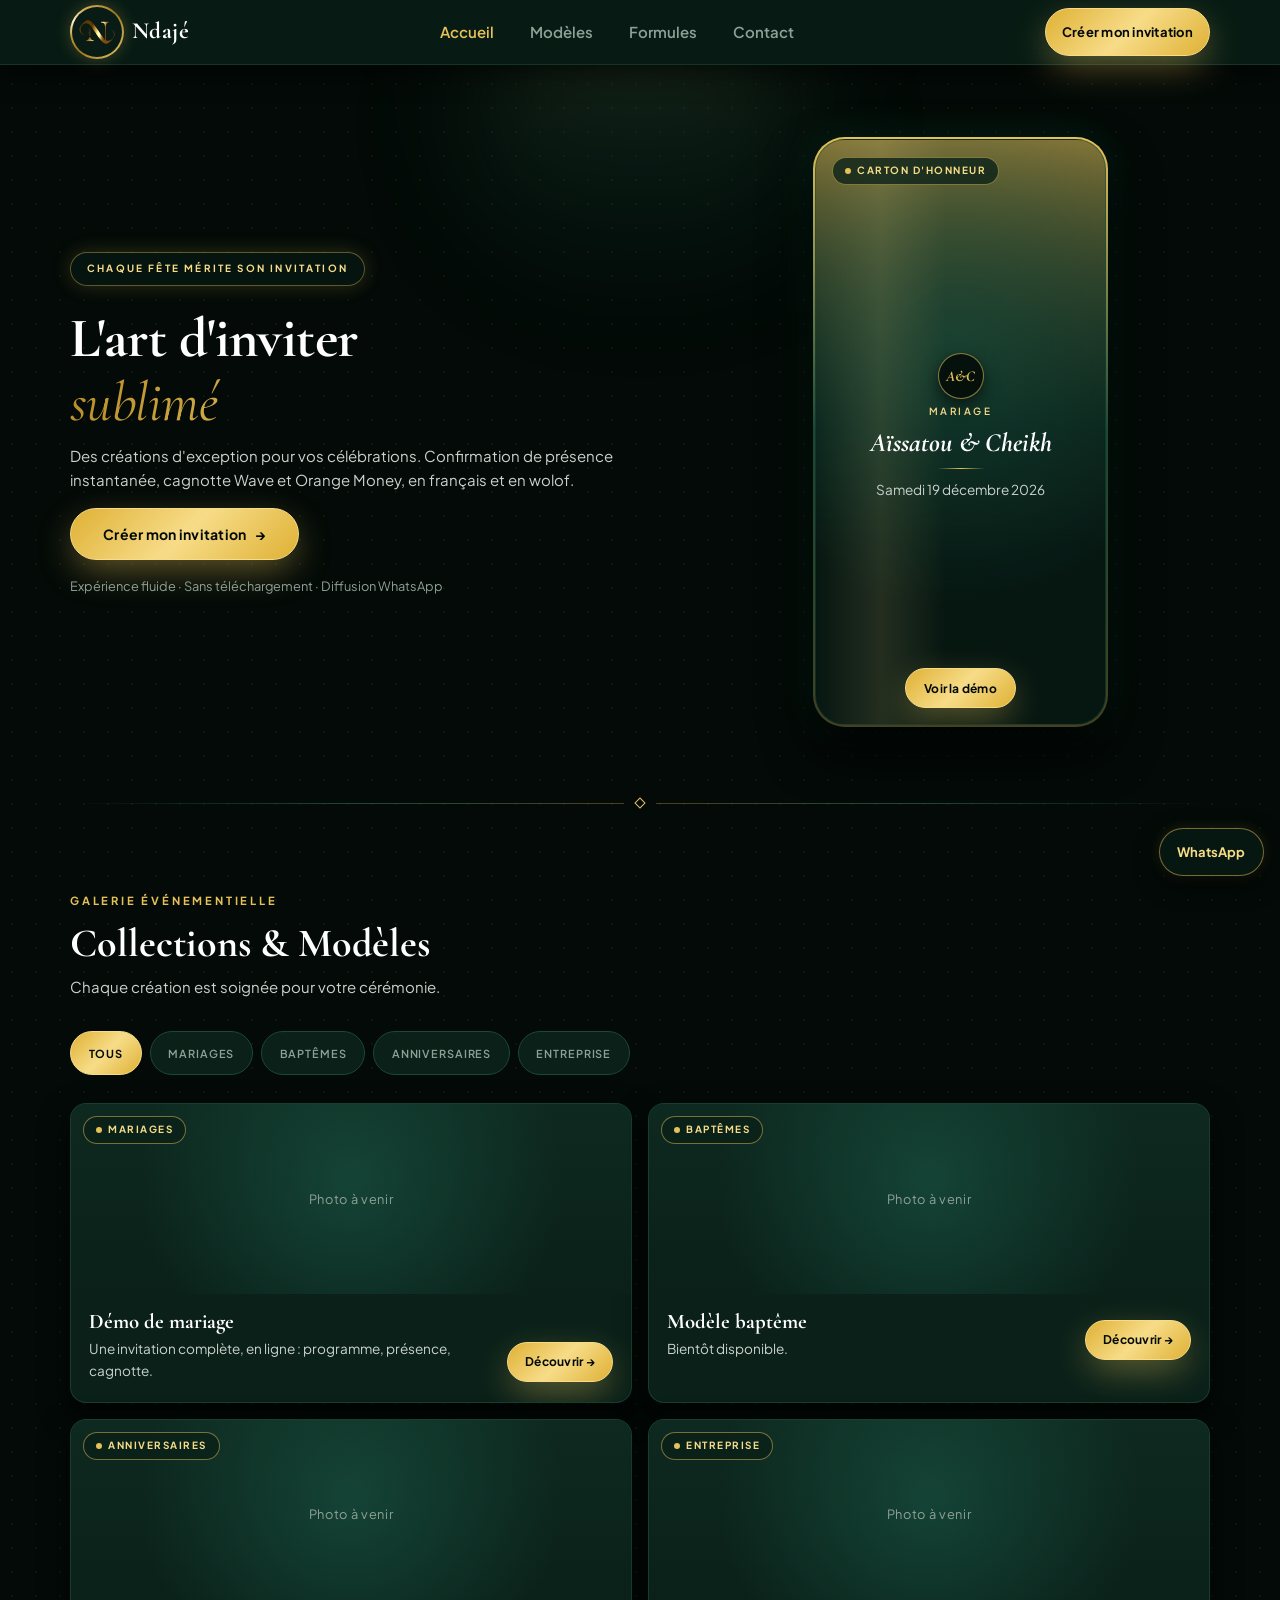
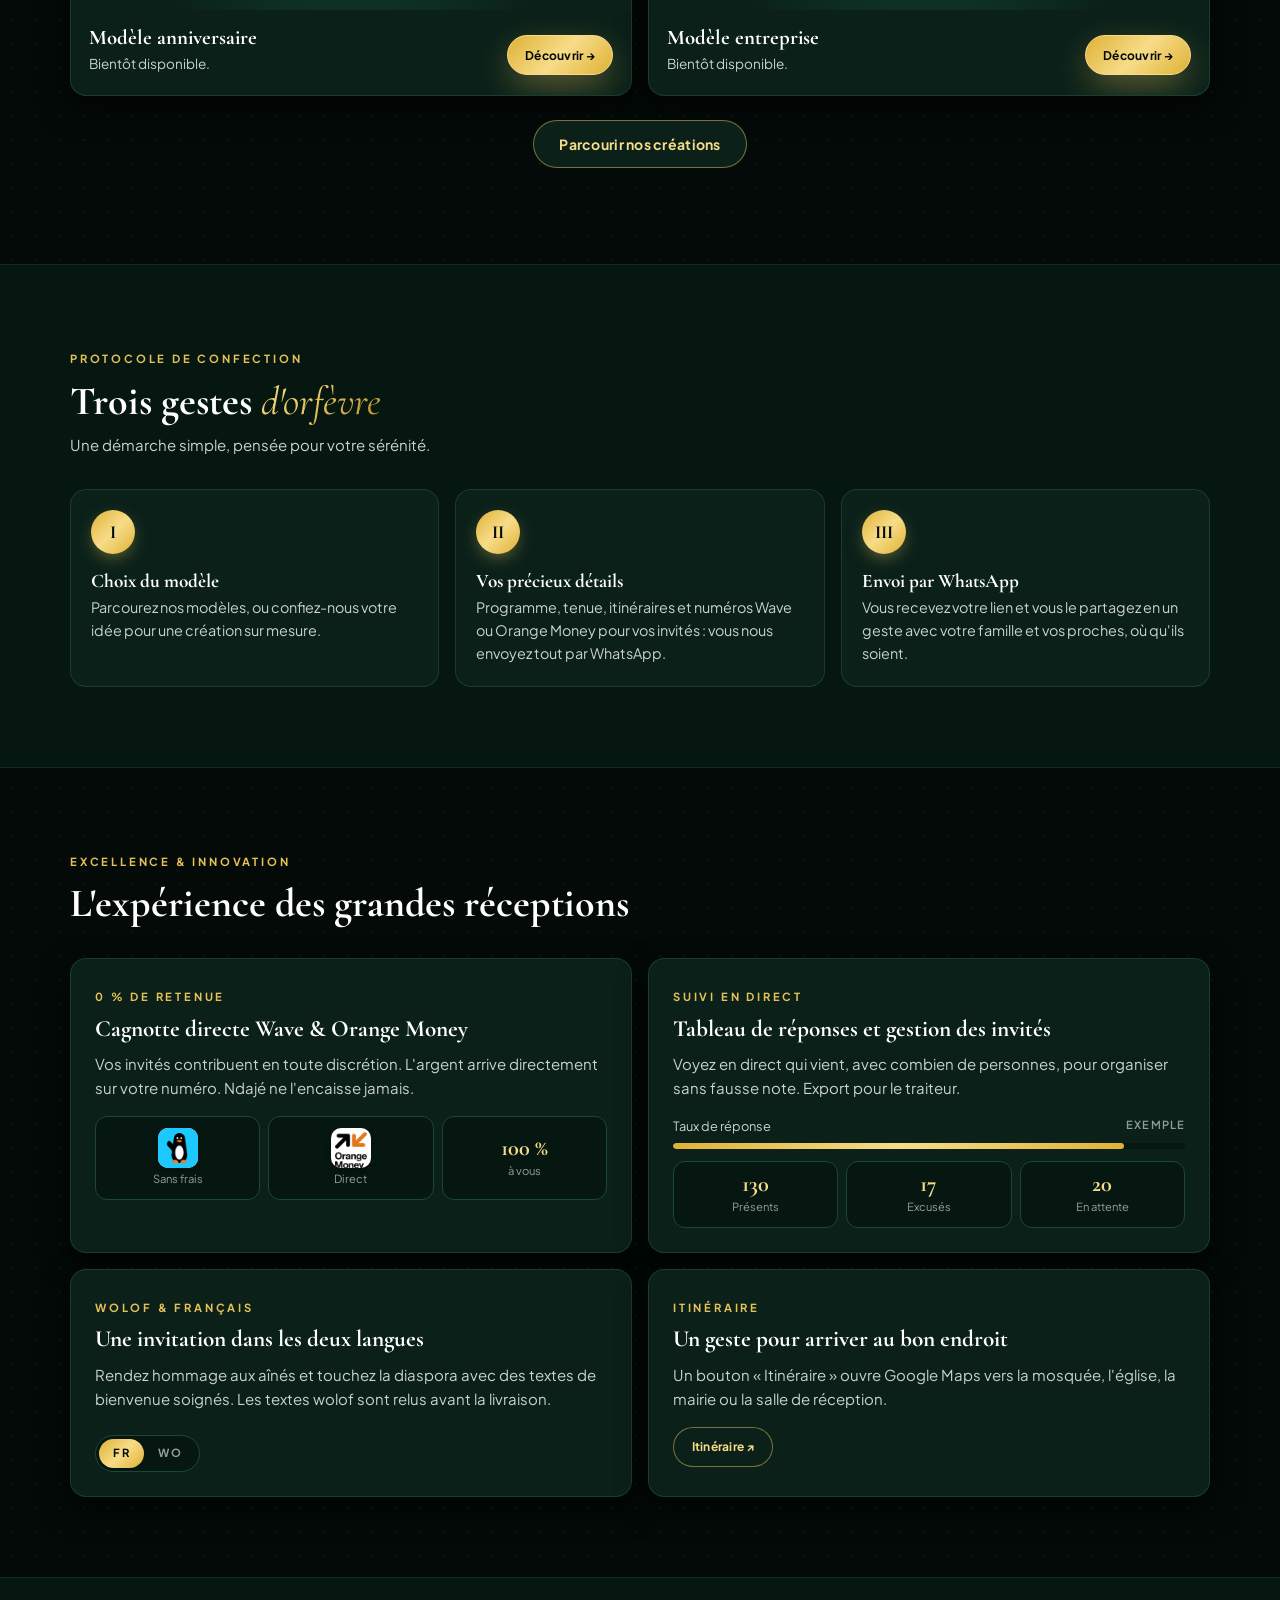
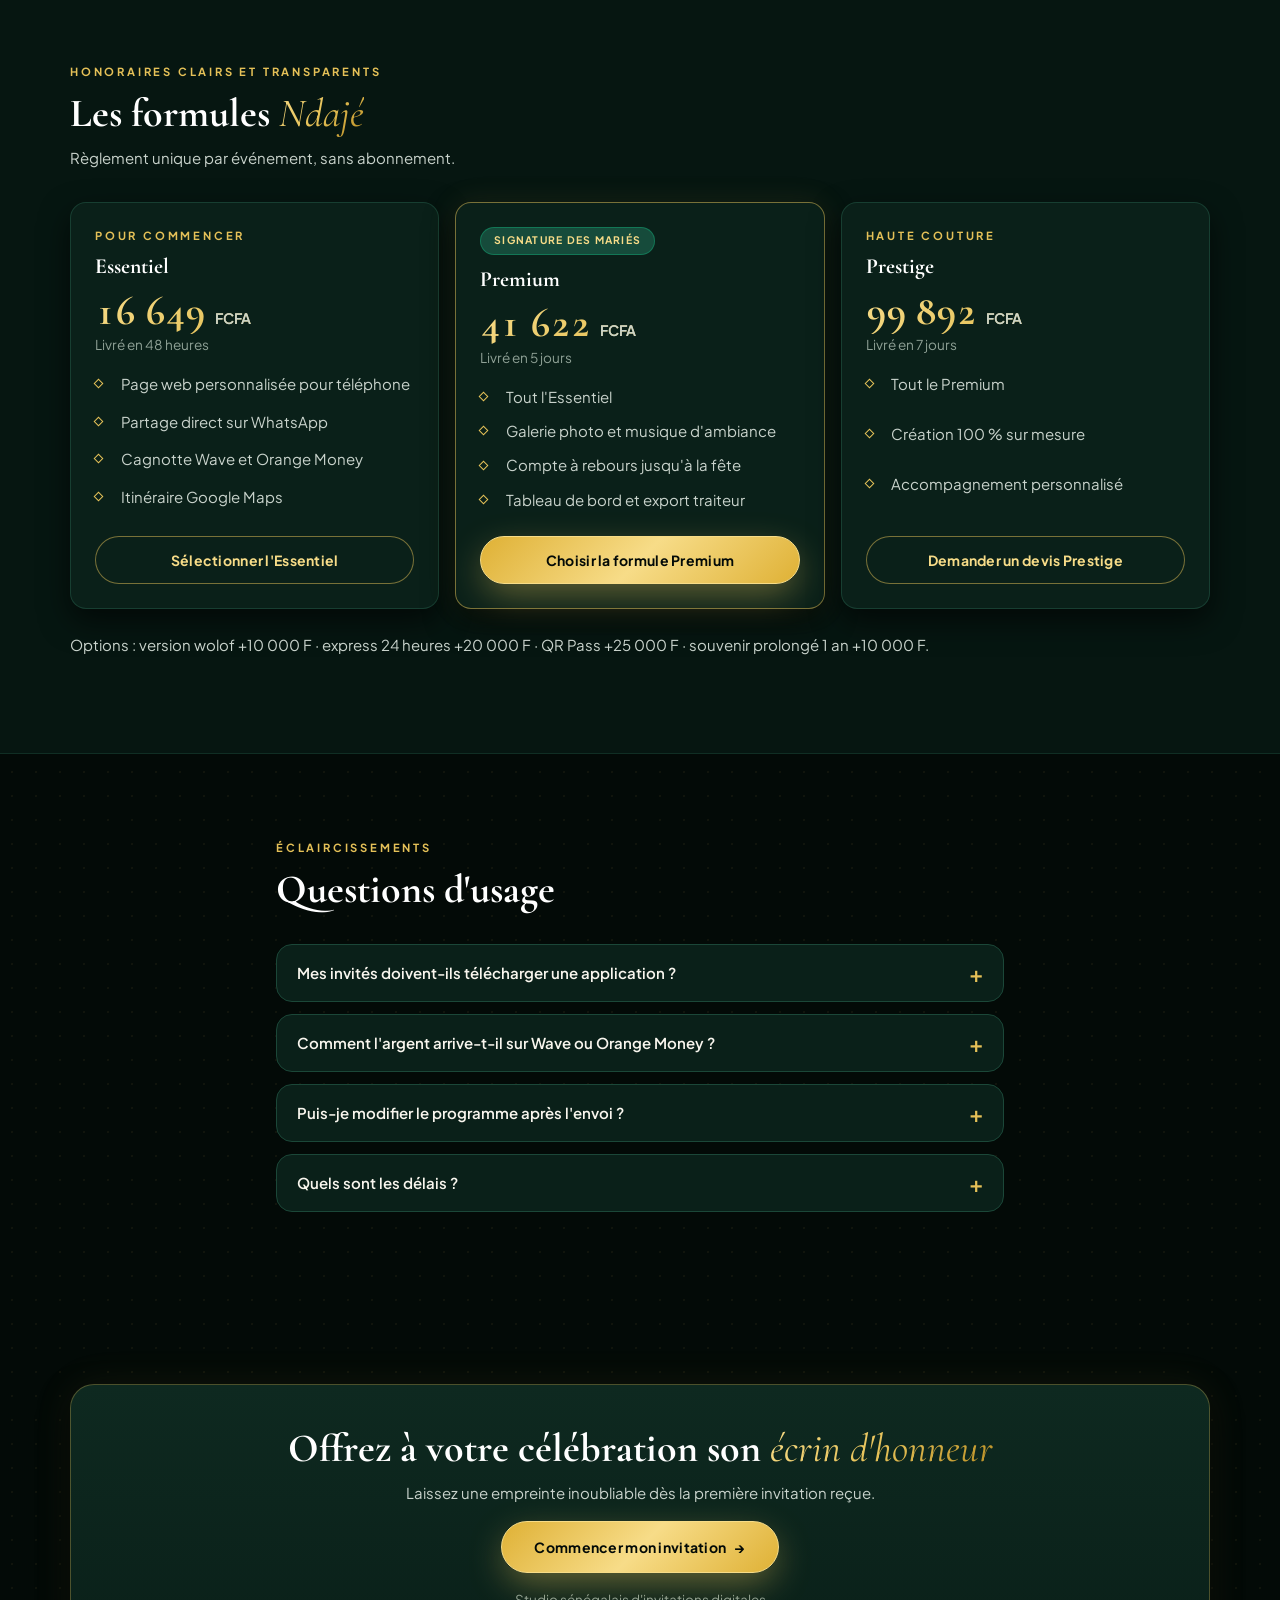
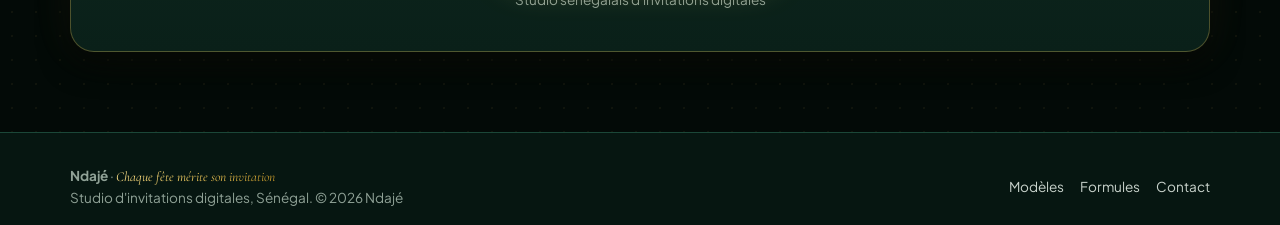
<file: index.html>
<!DOCTYPE html>
<html lang="fr">
<head>
  <meta charset="utf-8">
  <meta name="viewport" content="width=device-width, initial-scale=1">
  <title>Ndajé — Invitations digitales pour vos cérémonies</title>
  <meta name="description" content="Mariages, baptêmes, anniversaires : une invitation digitale élégante, partagée par WhatsApp, avec confirmation de présence et cagnotte Wave / Orange Money.">
  <meta name="theme-color" content="#030A07">

  <meta property="og:type" content="website">
  <meta property="og:title" content="Ndajé — Invitations digitales pour vos cérémonies">
  <meta property="og:description" content="Mariages, baptêmes, anniversaires : une invitation digitale élégante, partagée par WhatsApp, avec confirmation de présence et cagnotte Wave / Orange Money.">
  <!-- À AJOUTER quand le domaine et le logo seront prêts : og:url et og:image en adresse complète (https://…) -->
  <link rel="preconnect" href="https://fonts.googleapis.com">
  <link rel="preconnect" href="https://fonts.gstatic.com" crossorigin>
  <link href="https://fonts.googleapis.com/css2?family=Cormorant+Garamond:ital,wght@0,700;1,400&family=Plus+Jakarta+Sans:wght@400;500;600;700&display=swap" rel="stylesheet">
  <link rel="icon" type="image/png" href="assets/logo.png">
  <link rel="stylesheet" href="style.css">
  <script>/* écran de chargement : seulement à la première page de la visite */try{if(sessionStorage.getItem("ndaje-vu"))document.documentElement.classList.add("deja-vu");else sessionStorage.setItem("ndaje-vu","1")}catch(e){}</script>
</head>
<body>
  <div class="chargement" id="chargement" aria-hidden="true">
    <span class="logo-rond logo-rond-gd"><img src="assets/logo.png" alt="" width="80" height="52"></span>
    <p class="chargement-nom">Ndajé</p>
    <div class="chargement-barre"><i></i></div>
  </div>
  <a class="lien-evitement" href="#contenu">Aller au contenu</a>
  <header class="entete">
    <div class="conteneur">
      <a class="marque" href="index.html" aria-label="Ndajé, accueil">
        <span class="logo-rond"><img src="assets/logo.png" alt="" width="40" height="26"></span><span>Ndajé</span>
      </a>
      <nav class="menu" aria-label="Navigation principale"><a href="index.html" aria-current="page">Accueil</a><a href="modeles.html">Modèles</a><a href="formules.html">Formules</a><a href="contact.html">Contact</a></nav>
      <a class="btn btn-or" href="creer.html">Créer mon invitation</a>
    </div>
  </header>

  <main id="contenu">

    <section class="hero">
      <div class="conteneur">
        <div>
          <span class="badge">Chaque fête mérite son invitation</span>
          <h1>L'art d'inviter <span class="script">sublimé</span></h1>
          <p class="doux" style="max-width:34rem">Des créations d'exception pour vos célébrations. Confirmation de présence instantanée, cagnotte Wave et Orange Money, en français et en wolof.</p>
          <div class="groupe-btn">
            <a class="btn btn-or btn-large" href="creer.html">Créer mon invitation <span aria-hidden="true">→</span></a>
          </div>
          <p class="rassurance">Expérience fluide · Sans téléchargement · Diffusion WhatsApp</p>
        </div>
        <div>
          <div class="carton">
            <div class="carton-int">
              <div class="carton-haut">
                <span class="pastille"><i></i>Carton d'honneur</span>
              </div>
              <div class="carton-milieu">
                <div class="sceau" aria-hidden="true">A&amp;C</div>
                <span class="etiquette-or">Mariage</span>
                <h2>Aïssatou &amp; Cheikh</h2>
                <div class="filet"></div>
                <p>Samedi 19 décembre 2026</p>
              </div>
              <div class="carton-bas">
                <a class="btn btn-or btn-petit" href="#" data-demo>Voir la démo</a>
              </div>
            </div>
          </div>
        </div>
      </div>
    </section>

    <div class="motif" aria-hidden="true"><span></span></div>

    <section>
      <div class="conteneur">
        <div class="entete-section">
          <span class="surtitre">Galerie événementielle</span>
          <h2>Collections &amp; Modèles</h2>
          <p class="doux">Chaque création est soignée pour votre cérémonie.</p>
        </div>
        <div class="puces-filtre" role="group" aria-label="Filtrer par cérémonie">
          <button class="chip" type="button" data-cat="tous" aria-pressed="true">Tous</button>
          <button class="chip" type="button" data-cat="mariage" aria-pressed="false">Mariages</button>
          <button class="chip" type="button" data-cat="bapteme" aria-pressed="false">Baptêmes</button>
          <button class="chip" type="button" data-cat="anniversaire" aria-pressed="false">Anniversaires</button>
          <button class="chip" type="button" data-cat="entreprise" aria-pressed="false">Entreprise</button>
        </div>
        <div class="grille grille-2 collections">
          
          <article class="col-carte" data-cat="mariage">
            <div class="col-photo" role="img" aria-label="Aperçu à venir">
              <span class="pastille"><i></i>Mariages</span>
              <span class="photo-vide">Photo à venir</span>
            </div>
            <div class="col-corps">
              <div>
                <h3>Démo de mariage</h3>
                <p class="doux">Une invitation complète, en ligne : programme, présence, cagnotte.</p>
              </div>
              <a class="btn btn-or btn-petit" href="#" data-demo>Découvrir →</a>
            </div>
          </article>
          
          <article class="col-carte" data-cat="bapteme">
            <div class="col-photo" role="img" aria-label="Aperçu à venir">
              <span class="pastille"><i></i>Baptêmes</span>
              <span class="photo-vide">Photo à venir</span>
            </div>
            <div class="col-corps">
              <div>
                <h3>Modèle baptême</h3>
                <p class="doux">Bientôt disponible.</p>
              </div>
              <a class="btn btn-or btn-petit" href="modeles.html">Découvrir →</a>
            </div>
          </article>
          
          <article class="col-carte" data-cat="anniversaire">
            <div class="col-photo" role="img" aria-label="Aperçu à venir">
              <span class="pastille"><i></i>Anniversaires</span>
              <span class="photo-vide">Photo à venir</span>
            </div>
            <div class="col-corps">
              <div>
                <h3>Modèle anniversaire</h3>
                <p class="doux">Bientôt disponible.</p>
              </div>
              <a class="btn btn-or btn-petit" href="modeles.html">Découvrir →</a>
            </div>
          </article>
          
          <article class="col-carte" data-cat="entreprise">
            <div class="col-photo" role="img" aria-label="Aperçu à venir">
              <span class="pastille"><i></i>Entreprise</span>
              <span class="photo-vide">Photo à venir</span>
            </div>
            <div class="col-corps">
              <div>
                <h3>Modèle entreprise</h3>
                <p class="doux">Bientôt disponible.</p>
              </div>
              <a class="btn btn-or btn-petit" href="modeles.html">Découvrir →</a>
            </div>
          </article>
        </div>
        <p style="text-align:center;margin-top:1.5rem"><a class="btn btn-contour" href="modeles.html">Parcourir nos créations</a></p>
      </div>
    </section>

    <section class="bande">
      <div class="conteneur">
        <div class="entete-section">
          <span class="surtitre">Protocole de confection</span>
          <h2>Trois gestes <span class="script">d'orfèvre</span></h2>
          <p class="doux">Une démarche simple, pensée pour votre sérénité.</p>
        </div>
        <div class="gestes">
          <div class="geste"><span class="rond">I</span><div><h3>Choix du modèle</h3><p class="doux">Parcourez nos modèles, ou confiez-nous votre idée pour une création sur mesure.</p></div></div>
          <div class="geste"><span class="rond">II</span><div><h3>Vos précieux détails</h3><p class="doux">Programme, tenue, itinéraires et numéros Wave ou Orange Money pour vos invités : vous nous envoyez tout par WhatsApp.</p></div></div>
          <div class="geste"><span class="rond">III</span><div><h3>Envoi par WhatsApp</h3><p class="doux">Vous recevez votre lien et vous le partagez en un geste avec votre famille et vos proches, où qu'ils soient.</p></div></div>
        </div>
      </div>
    </section>

    <section>
      <div class="conteneur">
        <div class="entete-section">
          <span class="surtitre">Excellence &amp; innovation</span>
          <h2>L'expérience des grandes réceptions</h2>
        </div>
        <div class="grille grille-2">
          <div class="carte bloc">
            <span class="surtitre">0 % de retenue</span>
            <h3>Cagnotte directe Wave &amp; Orange Money</h3>
            <p class="doux">Vos invités contribuent en toute discrétion. L'argent arrive directement sur votre numéro. Ndajé ne l'encaisse jamais.</p>
            <div class="mini-grille">
              <div class="mini"><span class="logo-tuile"><img src="assets/logo-wave.png" alt="Wave" width="40" height="40" loading="lazy"></span><small>Sans frais</small></div>
              <div class="mini"><span class="logo-tuile logo-tuile--om"><img src="assets/logo-orange-money.png" alt="Orange Money" width="40" height="40" loading="lazy"></span><small>Direct</small></div>
              <div class="mini"><strong>100 %</strong><small>à vous</small></div>
            </div>
          </div>

          <div class="carte bloc">
            <span class="surtitre">Suivi en direct</span>
            <h3>Tableau de réponses et gestion des invités</h3>
            <p class="doux">Voyez en direct qui vient, avec combien de personnes, pour organiser sans fausse note. Export pour le traiteur.</p>
            <div class="stats" aria-label="Exemple de tableau de bord">
              <div class="stats-titre"><span>Taux de réponse</span><strong>Exemple</strong></div>
              <div class="barre-stat"><i style="width:88%"></i></div>
              <div class="mini-grille">
                <div class="mini"><strong>142</strong><small>Présents</small></div>
                <div class="mini"><strong>18</strong><small>Excusés</small></div>
                <div class="mini"><strong>22</strong><small>En attente</small></div>
              </div>
            </div>
          </div>

          <div class="carte bloc">
            <span class="surtitre">Wolof &amp; français</span>
            <h3>Une invitation dans les deux langues</h3>
            <p class="doux">Rendez hommage aux aînés et touchez la diaspora avec des textes de bienvenue soignés. Les textes wolof sont relus avant la livraison.</p>
            <div class="bascule" aria-hidden="true"><span class="actif">FR</span><span>WO</span></div>
          </div>

          <div class="carte bloc">
            <span class="surtitre">Itinéraire</span>
            <h3>Un geste pour arriver au bon endroit</h3>
            <p class="doux">Un bouton « Itinéraire » ouvre Google Maps vers la mosquée, l'église, la mairie ou la salle de réception.</p>
            <span class="btn btn-contour btn-petit" aria-hidden="true">Itinéraire ↗</span>
          </div>
        </div>
      </div>
    </section>

    <section class="bande">
      <div class="conteneur">
        <div class="entete-section">
          <span class="surtitre">Honoraires clairs et transparents</span>
          <h2>Les formules <span class="script">Ndajé</span></h2>
          <p class="doux">Règlement unique par événement, sans abonnement.</p>
        </div>
        <div class="grille grille-3">
          <div class="carte formule">
            <span class="surtitre">Pour commencer</span>
            <h3>Essentiel</h3>
            <div class="prix"><span data-prix="essentiel"></span> <small>FCFA</small></div>
            <p class="delai">Livré en <span data-delai="essentiel"></span></p>
            <ul class="puces">
              <li>Page web personnalisée pour téléphone</li>
              <li>Partage direct sur WhatsApp</li>
              <li>Cagnotte Wave et Orange Money</li>
              <li>Itinéraire Google Maps</li>
            </ul>
            <a class="btn btn-contour btn-bloc" href="formules.html">Sélectionner l'Essentiel</a>
          </div>
          <div class="carte formule formule-vedette">
            <span class="etiquette">Signature des mariés</span>
            <h3>Premium</h3>
            <div class="prix"><span data-prix="premium"></span> <small>FCFA</small></div>
            <p class="delai">Livré en <span data-delai="premium"></span></p>
            <ul class="puces">
              <li>Tout l'Essentiel</li>
              <li>Galerie photo et musique d'ambiance</li>
              <li>Compte à rebours jusqu'à la fête</li>
              <li>Tableau de bord et export traiteur</li>
            </ul>
            <a class="btn btn-or btn-bloc" href="formules.html">Choisir la formule Premium</a>
          </div>
          <div class="carte formule">
            <span class="surtitre">Haute couture</span>
            <h3>Prestige</h3>
            <div class="prix"><span data-prix="prestige"></span> <small>FCFA</small></div>
            <p class="delai">Livré en <span data-delai="prestige"></span></p>
            <ul class="puces">
              <li>Tout le Premium</li>
              <li>Création 100 % sur mesure</li>
              <li>Accompagnement personnalisé</li>
            </ul>
            <a class="btn btn-contour btn-bloc" href="formules.html">Demander un devis Prestige</a>
          </div>
        </div>
        <p class="doux" style="margin-top:1.5rem">Options : version wolof +<span data-prix="optionWolof"></span> F · express <span data-delai="express"></span> +<span data-prix="optionExpress"></span> F · QR Pass +<span data-prix="optionQrPass"></span> F · souvenir prolongé 1 an +<span data-prix="optionSouvenir"></span> F.</p>
      </div>
    </section>

    <section>
      <div class="conteneur" style="max-width:48rem">
        <div class="entete-section">
          <span class="surtitre">Éclaircissements</span>
          <h2>Questions d'usage</h2>
        </div>
        <details><summary>Mes invités doivent-ils télécharger une application ?</summary><p>Non. Ils touchent le lien reçu sur WhatsApp et l'invitation s'ouvre dans leur navigateur, sur iPhone comme sur Android.</p></details>
        <details><summary>Comment l'argent arrive-t-il sur Wave ou Orange Money ?</summary><p>Les boutons de paiement affichent votre numéro. Les fonds vous parviennent directement, sans intermédiaire et sans retenue de la part de Ndajé.</p></details>
        <details><summary>Puis-je modifier le programme après l'envoi ?</summary><p>Oui. Dites-nous ce qui change : le lien reste le même et affiche la nouvelle version.</p></details>
        <details><summary>Quels sont les délais ?</summary><p>Essentiel en <span data-delai="essentiel"></span>, Premium en <span data-delai="premium"></span>, Prestige en <span data-delai="prestige"></span>. L'option express livre en <span data-delai="express"></span>.</p></details>
      </div>
    </section>

    <section>
      <div class="conteneur">
        <div class="bandeau">
          <h2>Offrez à votre célébration son <span class="script">écrin d'honneur</span></h2>
          <p class="doux">Laissez une empreinte inoubliable dès la première invitation reçue.</p>
          <div class="groupe-btn" style="justify-content:center">
            <a class="btn btn-or btn-large" href="creer.html">Commencer mon invitation <span aria-hidden="true">→</span></a>
          </div>
          <p class="discret" style="margin:1rem 0 0">Studio sénégalais d'invitations digitales</p>
        </div>
      </div>
    </section>

  </main>

  <footer class="pied">
    <div class="conteneur">
      <div>
        <strong>Ndajé</strong> · <span class="script">Chaque fête mérite son invitation</span><br>
        Studio d'invitations digitales, Sénégal. © <span data-annee>2026</span> Ndajé
      </div>
      <nav aria-label="Pied de page">
        <a href="modeles.html">Modèles</a><a href="formules.html">Formules</a><a href="contact.html">Contact</a>
      </nav>
    </div>
  </footer>

  <a class="flottant" data-wa="Bonjour Ndajé, j'ai une question sur vos invitations.">WhatsApp</a>
  <div class="avis" id="avis" role="status" hidden></div>
  <nav class="barre-bas" aria-label="Navigation mobile"><a href="index.html" aria-current="page"><svg viewBox="0 0 24 24" aria-hidden="true"><path d="M3 11l9-8 9 8v10a1 1 0 0 1-1 1h-5v-6H9v6H4a1 1 0 0 1-1-1z"/></svg>Accueil</a><a href="modeles.html"><svg viewBox="0 0 24 24" aria-hidden="true"><rect x="3" y="3" width="7" height="7" rx="1.5"/><rect x="14" y="3" width="7" height="7" rx="1.5"/><rect x="3" y="14" width="7" height="7" rx="1.5"/><rect x="14" y="14" width="7" height="7" rx="1.5"/></svg>Modèles</a><a href="creer.html"><svg viewBox="0 0 24 24" aria-hidden="true"><circle cx="12" cy="12" r="9"/><path d="M12 8v8M8 12h8"/></svg>Créer</a><a href="formules.html"><svg viewBox="0 0 24 24" aria-hidden="true"><path d="M3 7l4 4 5-7 5 7 4-4-2 12H5z"/></svg>Formules</a><a href="contact.html"><svg viewBox="0 0 24 24" aria-hidden="true"><rect x="3" y="5" width="18" height="14" rx="2"/><path d="M3 7l9 6 9-6"/></svg>Contact</a></nav>

  <script src="config.js"></script>
  <script src="app.js"></script>
</body>
</html>
</file>
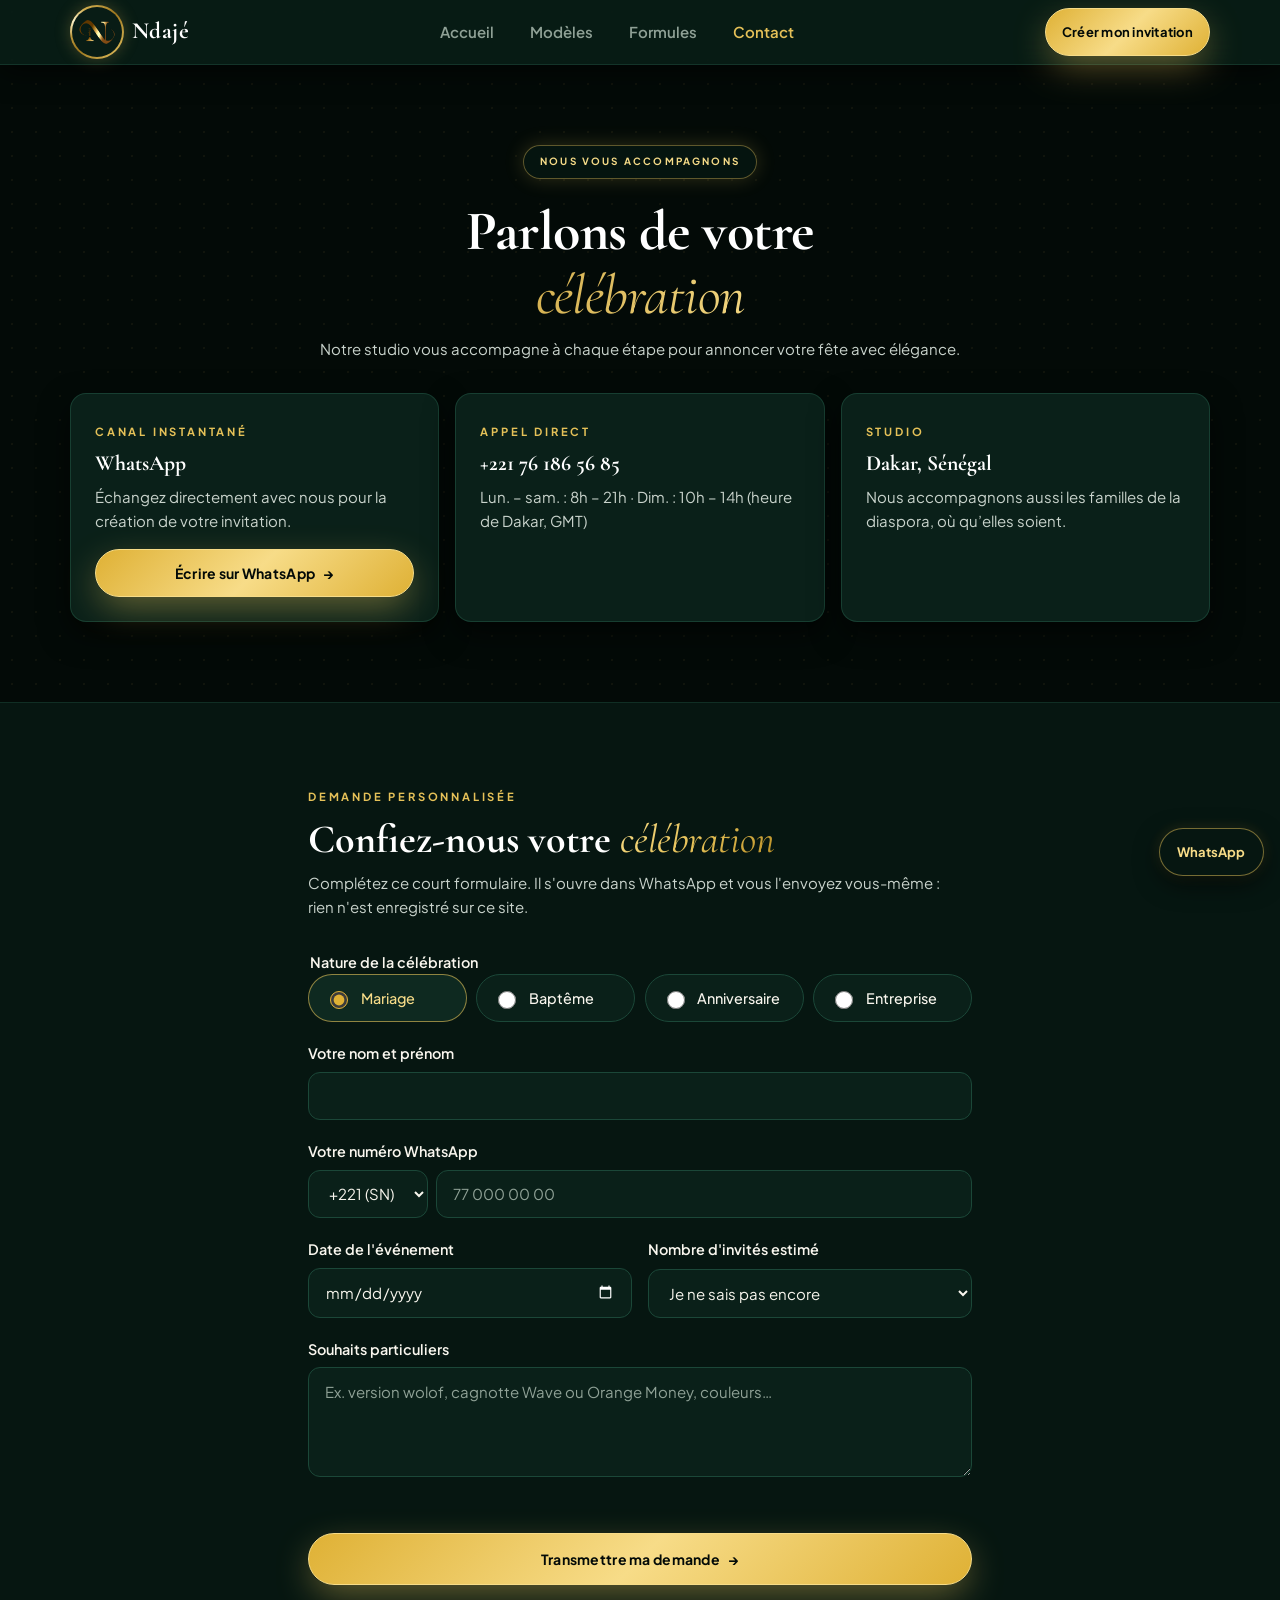
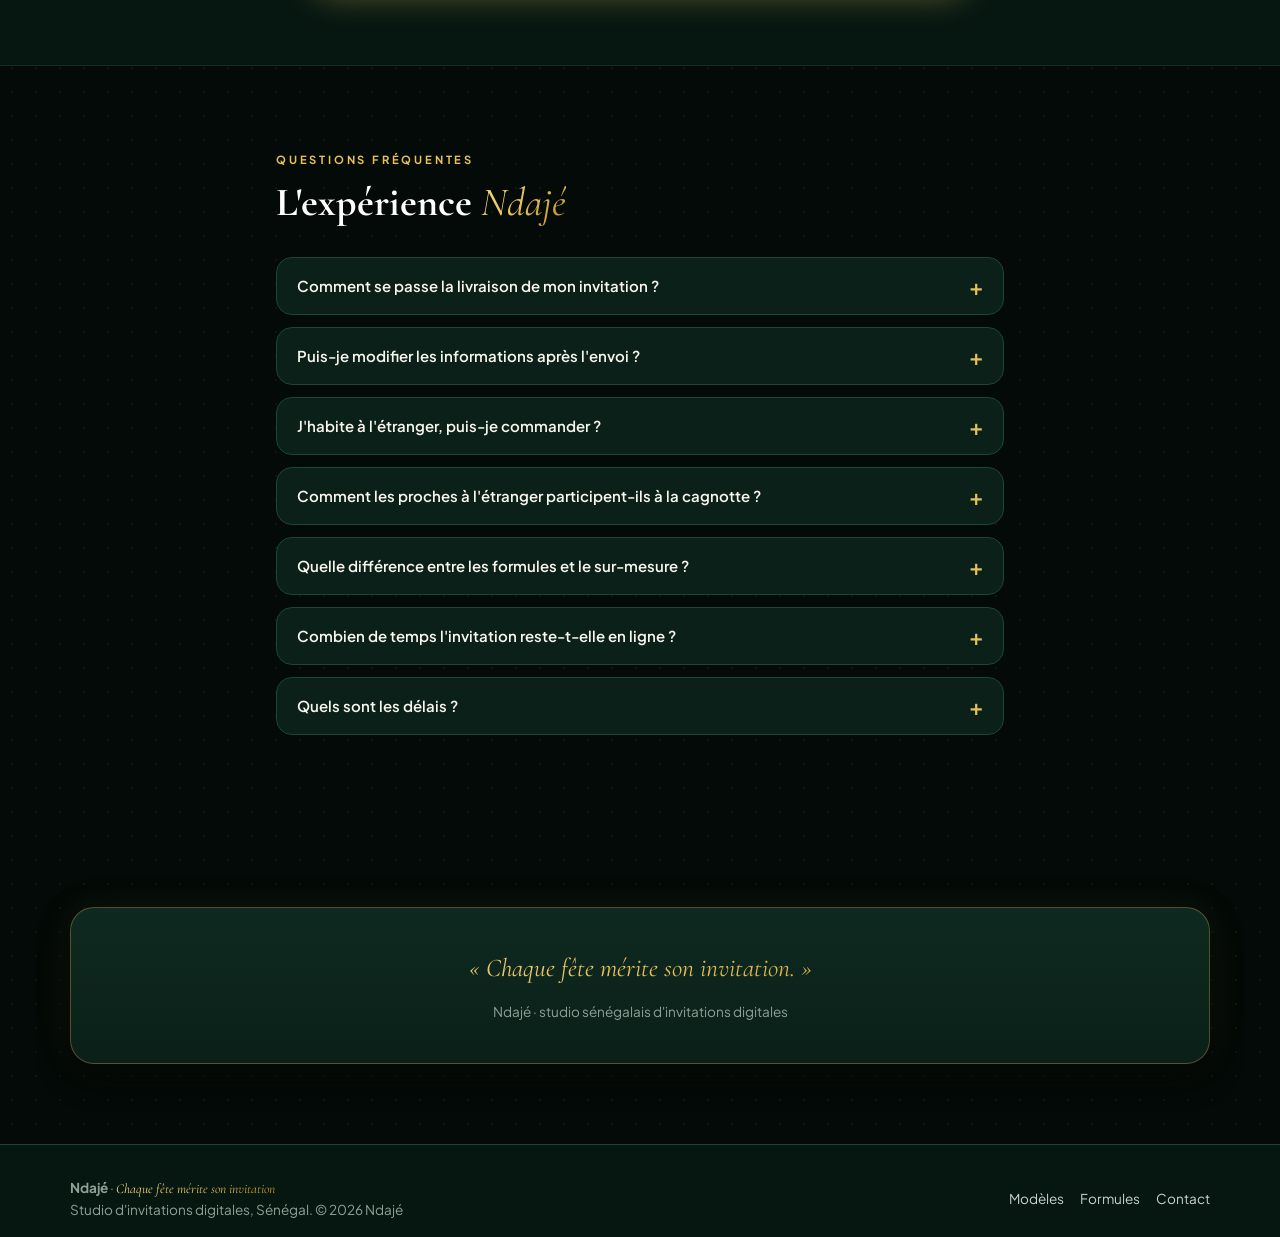
<file: contact.html>
<!DOCTYPE html>
<html lang="fr">
<head>
  <meta charset="utf-8">
  <meta name="viewport" content="width=device-width, initial-scale=1">
  <title>Contact — Ndajé</title>
  <meta name="description" content="Contactez Ndajé par WhatsApp pour votre invitation digitale : mariage, baptême, anniversaire ou événement d'entreprise.">
  <meta name="theme-color" content="#030A07">

  <meta property="og:type" content="website">
  <meta property="og:title" content="Contact — Ndajé">
  <meta property="og:description" content="Contactez Ndajé par WhatsApp pour votre invitation digitale : mariage, baptême, anniversaire ou événement d'entreprise.">
  <!-- À AJOUTER quand le domaine et le logo seront prêts : og:url et og:image en adresse complète (https://…) -->
  <link rel="preconnect" href="https://fonts.googleapis.com">
  <link rel="preconnect" href="https://fonts.gstatic.com" crossorigin>
  <link href="https://fonts.googleapis.com/css2?family=Cormorant+Garamond:ital,wght@0,700;1,400&family=Plus+Jakarta+Sans:wght@400;500;600;700&display=swap" rel="stylesheet">
  <link rel="icon" type="image/png" href="assets/logo.png">
  <link rel="stylesheet" href="style.css">
  <script>/* écran de chargement : seulement à la première page de la visite */try{if(sessionStorage.getItem("ndaje-vu"))document.documentElement.classList.add("deja-vu");else sessionStorage.setItem("ndaje-vu","1")}catch(e){}</script>
</head>
<body>
  <div class="chargement" id="chargement" aria-hidden="true">
    <span class="logo-rond logo-rond-gd"><img src="assets/logo.png" alt="" width="80" height="52"></span>
    <p class="chargement-nom">Ndajé</p>
    <div class="chargement-barre"><i></i></div>
  </div>
  <a class="lien-evitement" href="#contenu">Aller au contenu</a>
  <header class="entete">
    <div class="conteneur">
      <a class="marque" href="index.html" aria-label="Ndajé, accueil">
        <span class="logo-rond"><img src="assets/logo.png" alt="" width="40" height="26"></span><span>Ndajé</span>
      </a>
      <nav class="menu" aria-label="Navigation principale"><a href="index.html">Accueil</a><a href="modeles.html">Modèles</a><a href="formules.html">Formules</a><a href="contact.html" aria-current="page">Contact</a></nav>
      <a class="btn btn-or" href="creer.html">Créer mon invitation</a>
    </div>
  </header>

  <main id="contenu">

    <section>
      <div class="conteneur">
        <div class="entete-section" style="text-align:center;margin-inline:auto">
          <span class="badge">Nous vous accompagnons</span>
          <h1>Parlons de votre <span class="script">célébration</span></h1>
          <p class="doux">Notre studio vous accompagne à chaque étape pour annoncer votre fête avec élégance.</p>
        </div>

        <div class="grille grille-3">
          <div class="carte">
            <span class="surtitre">Canal instantané</span>
            <h3>WhatsApp</h3>
            <p class="doux">Échangez directement avec nous pour la création de votre invitation.</p>
            <a class="btn btn-or btn-bloc" data-wa="Bonjour Ndajé, j'aimerais avoir des informations.">Écrire sur WhatsApp <span aria-hidden="true">→</span></a>
          </div>
          <a class="carte" data-cfg="telephone" style="text-decoration:none">
            <span class="surtitre">Appel direct</span>
            <h3 data-cfg-texte></h3>
            <p class="doux" data-cfg="horaires" data-cfg-texte></p>
          </a>
          <div class="carte" data-cfg="ville">
            <span class="surtitre">Studio</span>
            <h3 data-cfg-texte></h3>
            <p class="doux">Nous accompagnons aussi les familles de la diaspora, où qu’elles soient.</p>
          </div>
          <a class="carte" data-email style="text-decoration:none"><span class="surtitre">E-mail</span><h3 data-email-texte></h3></a>
        </div>
      </div>
    </section>

    <section class="bande">
      <div class="conteneur" style="max-width:44rem">
        <div class="entete-section">
          <span class="surtitre">Demande personnalisée</span>
          <h2>Confiez-nous votre <span class="script">célébration</span></h2>
          <p class="doux">Complétez ce court formulaire. Il s'ouvre dans WhatsApp et vous l'envoyez vous-même : rien n'est enregistré sur ce site.</p>
        </div>
        <form id="form-contact" class="formulaire" novalidate>
          <fieldset class="champ">
            <legend>Nature de la célébration</legend>
            <div class="choix">
              <label><input type="radio" name="type" value="Mariage" checked><span>Mariage</span></label>
              <label><input type="radio" name="type" value="Baptême"><span>Baptême</span></label>
              <label><input type="radio" name="type" value="Anniversaire"><span>Anniversaire</span></label>
              <label><input type="radio" name="type" value="Entreprise"><span>Entreprise</span></label>
            </div>
          </fieldset>
          <div class="champ"><label for="c-nom">Votre nom et prénom</label><input id="c-nom" name="noms" type="text" autocomplete="name" required></div>
          <div class="champ">
            <label for="c-tel">Votre numéro WhatsApp</label>
            <div class="tel-groupe">
              <select id="c-indicatif" name="indicatif" aria-label="Indicatif du pays">
                <option value="+221">+221 (SN)</option><option value="+33">+33 (FR)</option><option value="+1">+1 (USA/CA)</option><option value="+225">+225 (CI)</option><option value="+32">+32 (BE)</option><option value="+44">+44 (UK)</option>
              </select>
              <input id="c-tel" name="tel" type="tel" inputmode="tel" autocomplete="tel-national" placeholder="77 000 00 00" required>
            </div>
          </div>
          <div class="deux-col">
            <div class="champ"><label for="c-date">Date de l'événement</label><input id="c-date" name="date" type="date"></div>
            <div class="champ">
              <label for="c-invites">Nombre d'invités estimé</label>
              <select id="c-invites" name="invites"><option value="">Je ne sais pas encore</option><option>Moins de 100</option><option>100 à 300</option><option>300 à 500</option><option>Plus de 500</option></select>
            </div>
          </div>
          <div class="champ"><label for="c-souhaits">Souhaits particuliers</label><textarea id="c-souhaits" name="souhaits" placeholder="Ex. version wolof, cagnotte Wave ou Orange Money, couleurs…"></textarea></div>
          <p class="erreur" id="erreur-contact" role="alert"></p>
          <button class="btn btn-or btn-bloc btn-large" type="submit">Transmettre ma demande <span aria-hidden="true">→</span></button>
        </form>
      </div>
    </section>

    <section>
      <div class="conteneur" style="max-width:48rem">
        <div class="entete-section">
          <span class="surtitre">Questions fréquentes</span>
          <h2>L'expérience <span class="script">Ndajé</span></h2>
        </div>
        <details><summary>Comment se passe la livraison de mon invitation ?</summary><p>Une fois votre invitation validée avec vous, vous recevez un lien à partager sur WhatsApp, par SMS ou sur les réseaux sociaux.</p></details>
        <details><summary>Puis-je modifier les informations après l'envoi ?</summary><p>Oui. Dites-nous ce qui change (horaire, lieu, itinéraire) : le lien reste le même et affiche la nouvelle version, sans que vos invités aient besoin d'un nouveau lien.</p></details>
        <details><summary>J'habite à l'étranger, puis-je commander ?</summary><p>Oui. Tout se fait par WhatsApp, où que vous soyez. Nos prix sont en FCFA : la formule Essentiel revient à environ <span data-euro="essentiel"></span> €, Premium à <span data-euro="premium"></span> € et Prestige à <span data-euro="prestige"></span> €. Vous réglez avec une application de transfert vers notre numéro Wave ou Orange Money, que nous vous donnons sur WhatsApp : Sendwave, TapTapSend, Remitly, WorldRemit, Western Union ou Orange Money Europe. Nos horaires sont à l'heure de Dakar (GMT).</p></details>
        <details><summary>Comment les proches à l'étranger participent-ils à la cagnotte ?</summary><p>La cagnotte affiche les numéros Wave et Orange Money que vous choisissez. Vos proches à l'étranger y envoient leur participation avec une application de transfert (Sendwave, TapTapSend, Remitly, WorldRemit, Western Union ou Orange Money Europe) : l'invitation l'indique sous les numéros. Ndajé ne traite aucun paiement : l'argent va directement sur votre numéro.</p></details>
        <details><summary>Quelle différence entre les formules et le sur-mesure ?</summary><p>Les formules Essentiel et Premium utilisent un modèle Ndajé avec vos textes, photos et couleurs. Le Prestige est une création sur mesure, dessinée pour votre célébration par notre infographiste.</p></details>
        <details><summary>Combien de temps l'invitation reste-t-elle en ligne ?</summary><p>Votre invitation reste complète <span data-cfg-nombre="joursSouvenir"></span> jours après la fête, puis devient une page souvenir : les noms, la date et les photos restent, la cagnotte, les adresses et le formulaire de réponse disparaissent pour protéger vos données. Pour la garder complète un an de plus, choisissez l'option « Souvenir prolongé » (+<span data-prix="optionSouvenir"></span> FCFA).</p></details>
        <details><summary>Quels sont les délais ?</summary><p>Essentiel en <span data-delai="essentiel"></span>, Premium en <span data-delai="premium"></span>, Prestige en <span data-delai="prestige"></span>. L'option express livre en <span data-delai="express"></span>.</p></details>
      </div>
    </section>

    <section>
      <div class="conteneur">
        <div class="bandeau">
          <p class="script" style="font-size:1.6rem;margin:0">« Chaque fête mérite son invitation. »</p>
          <p class="discret" style="margin:.75rem 0 0">Ndajé · studio sénégalais d'invitations digitales</p>
        </div>
      </div>
    </section>
  </main>

  <footer class="pied">
    <div class="conteneur">
      <div>
        <strong>Ndajé</strong> · <span class="script">Chaque fête mérite son invitation</span><br>
        Studio d'invitations digitales, Sénégal. © <span data-annee>2026</span> Ndajé
      </div>
      <nav aria-label="Pied de page">
        <a href="modeles.html">Modèles</a><a href="formules.html">Formules</a><a href="contact.html">Contact</a>
      </nav>
    </div>
  </footer>

  <a class="flottant" data-wa="Bonjour Ndajé, j'ai une question sur vos invitations.">WhatsApp</a>
  <div class="avis" id="avis" role="status" hidden></div>
  <nav class="barre-bas" aria-label="Navigation mobile"><a href="index.html"><svg viewBox="0 0 24 24" aria-hidden="true"><path d="M3 11l9-8 9 8v10a1 1 0 0 1-1 1h-5v-6H9v6H4a1 1 0 0 1-1-1z"/></svg>Accueil</a><a href="modeles.html"><svg viewBox="0 0 24 24" aria-hidden="true"><rect x="3" y="3" width="7" height="7" rx="1.5"/><rect x="14" y="3" width="7" height="7" rx="1.5"/><rect x="3" y="14" width="7" height="7" rx="1.5"/><rect x="14" y="14" width="7" height="7" rx="1.5"/></svg>Modèles</a><a href="creer.html"><svg viewBox="0 0 24 24" aria-hidden="true"><circle cx="12" cy="12" r="9"/><path d="M12 8v8M8 12h8"/></svg>Créer</a><a href="formules.html"><svg viewBox="0 0 24 24" aria-hidden="true"><path d="M3 7l4 4 5-7 5 7 4-4-2 12H5z"/></svg>Formules</a><a href="contact.html" aria-current="page"><svg viewBox="0 0 24 24" aria-hidden="true"><rect x="3" y="5" width="18" height="14" rx="2"/><path d="M3 7l9 6 9-6"/></svg>Contact</a></nav>

  <script src="config.js"></script>
  <script src="app.js"></script>
</body>
</html>
</file>
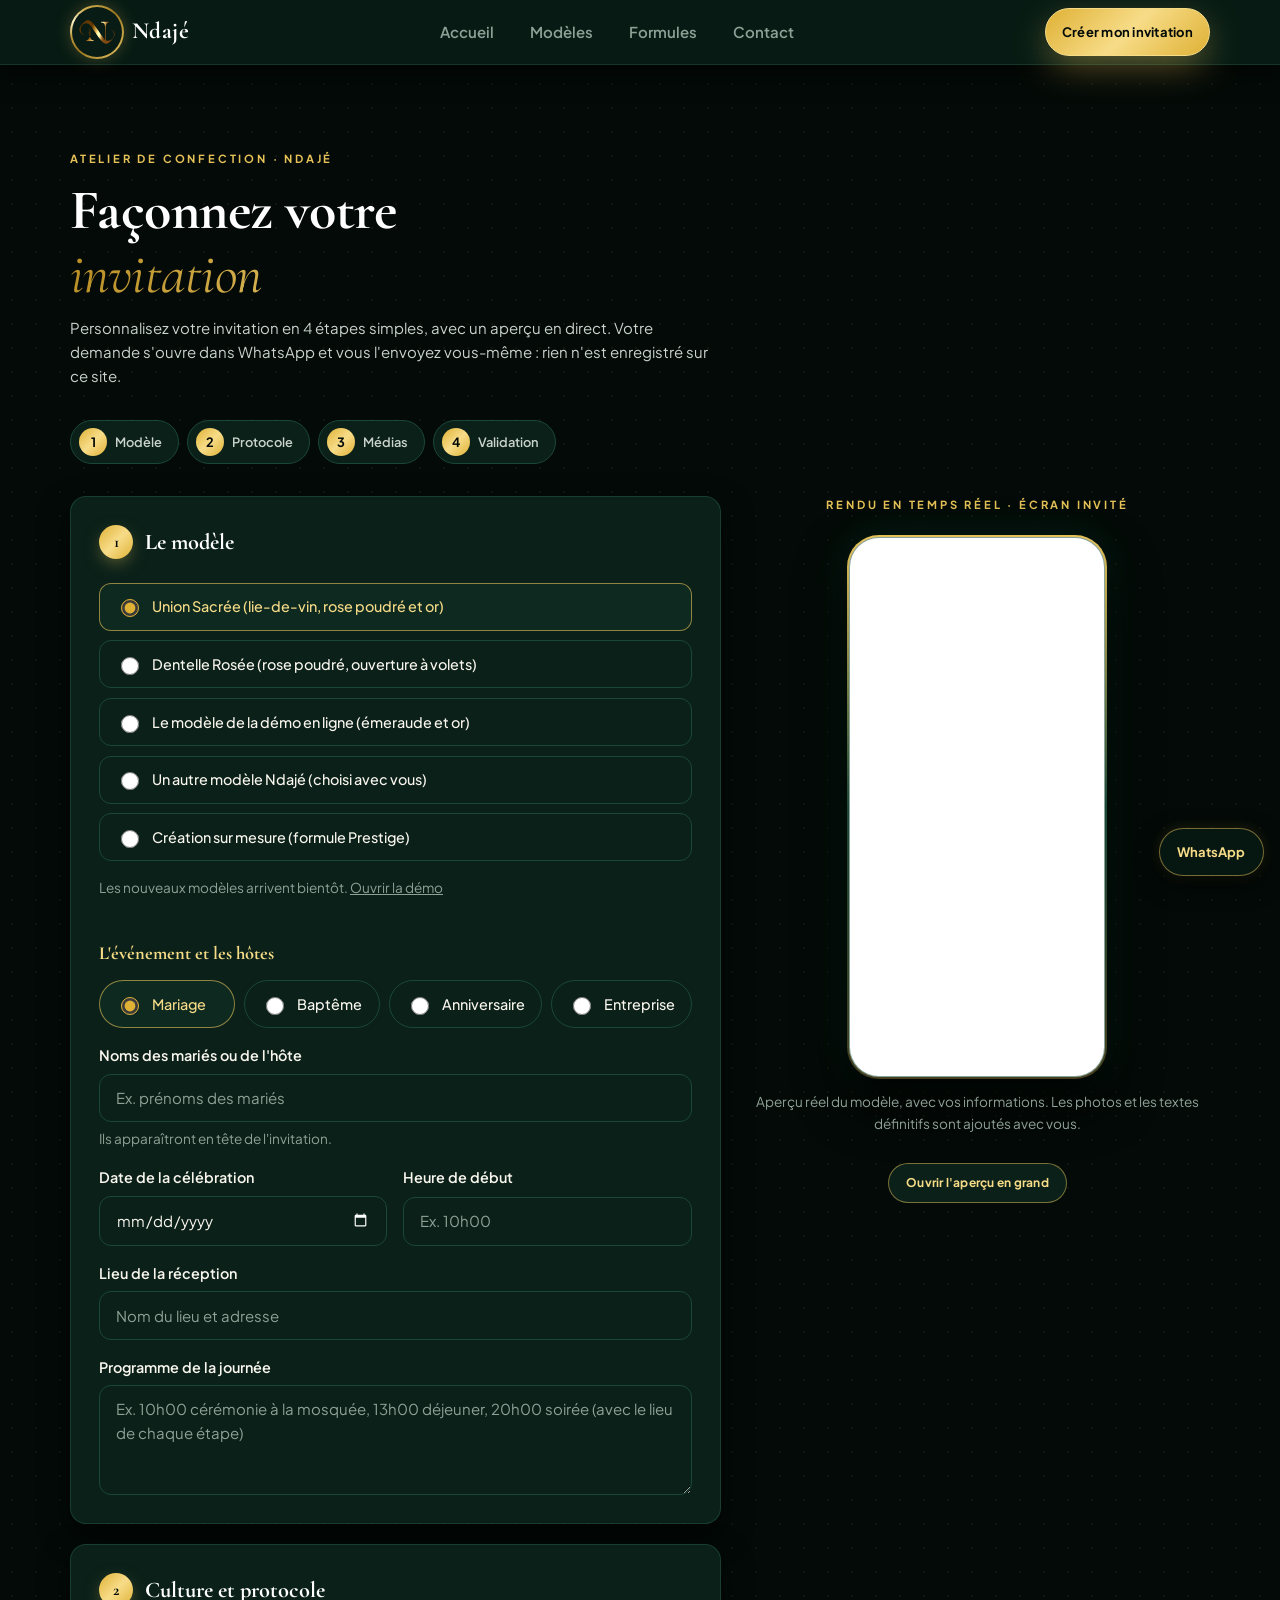
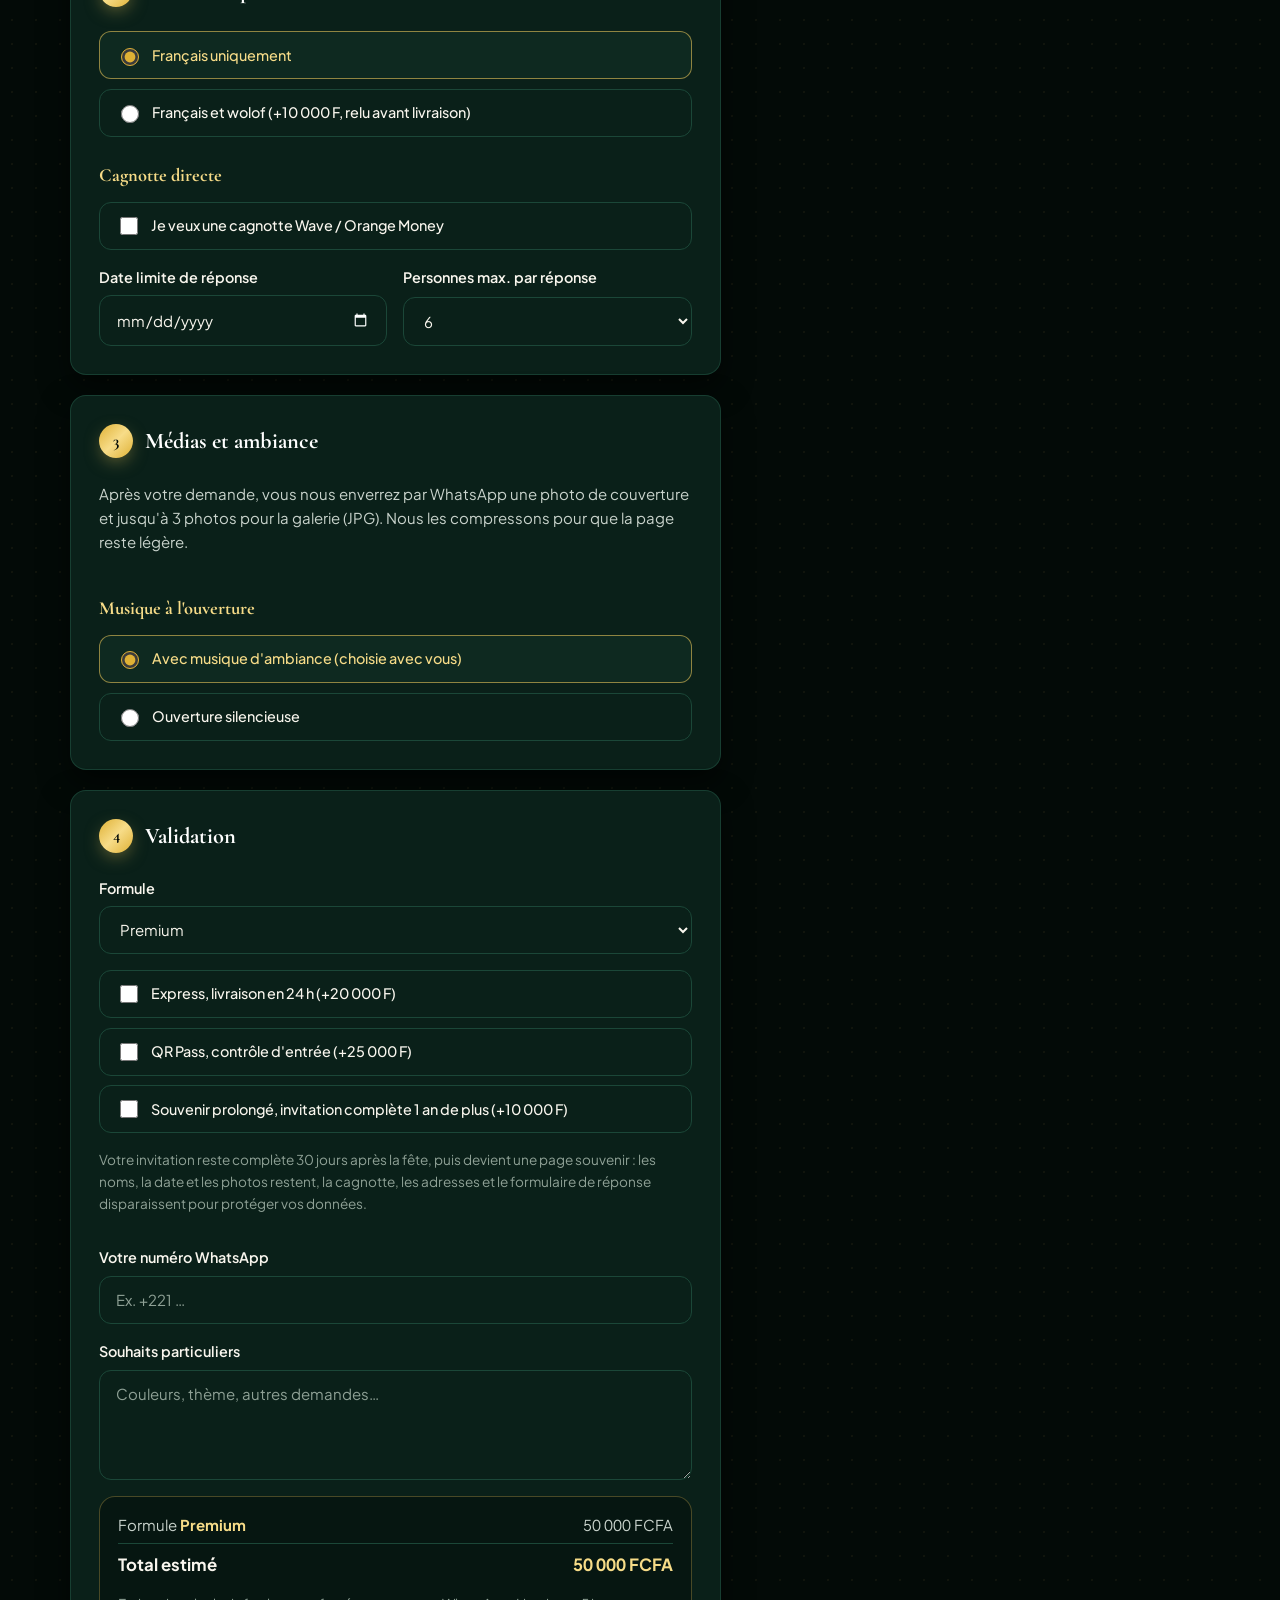
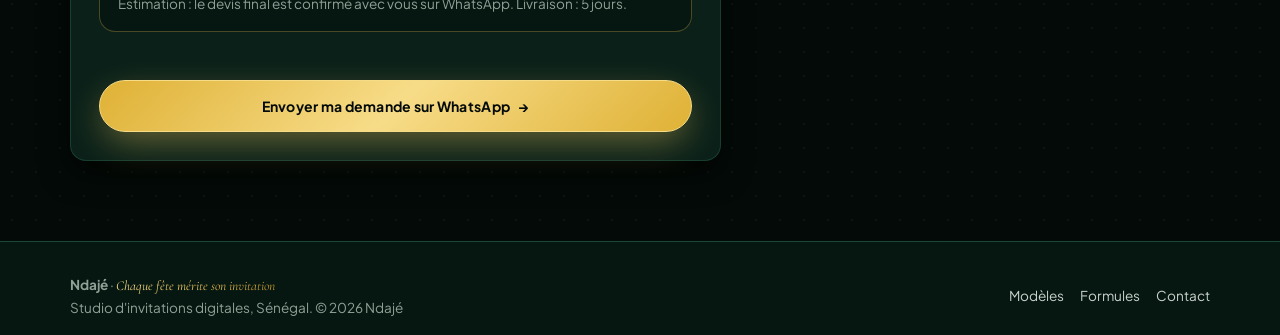
<file: creer.html>
<!DOCTYPE html>
<html lang="fr">
<head>
  <meta charset="utf-8">
  <meta name="viewport" content="width=device-width, initial-scale=1">
  <title>Créer mon invitation — Ndajé</title>
  <meta name="description" content="Personnalisez votre invitation Ndajé en 4 étapes, avec aperçu en direct. Votre demande s'ouvre dans WhatsApp, prête à envoyer.">
  <meta name="theme-color" content="#030A07">

  <meta property="og:type" content="website">
  <meta property="og:title" content="Créer mon invitation — Ndajé">
  <meta property="og:description" content="Personnalisez votre invitation Ndajé en 4 étapes, avec aperçu en direct. Votre demande s'ouvre dans WhatsApp, prête à envoyer.">
  <!-- À AJOUTER quand le domaine et le logo seront prêts : og:url et og:image en adresse complète (https://…) -->
  <link rel="preconnect" href="https://fonts.googleapis.com">
  <link rel="preconnect" href="https://fonts.gstatic.com" crossorigin>
  <link href="https://fonts.googleapis.com/css2?family=Cormorant+Garamond:ital,wght@0,700;1,400&family=Plus+Jakarta+Sans:wght@400;500;600;700&display=swap" rel="stylesheet">
  <link rel="icon" type="image/png" href="assets/logo.png">
  <link rel="stylesheet" href="style.css">
  <script>/* écran de chargement : seulement à la première page de la visite */try{if(sessionStorage.getItem("ndaje-vu"))document.documentElement.classList.add("deja-vu");else sessionStorage.setItem("ndaje-vu","1")}catch(e){}</script>
</head>
<body>
  <div class="chargement" id="chargement" aria-hidden="true">
    <span class="logo-rond logo-rond-gd"><img src="assets/logo.png" alt="" width="80" height="52"></span>
    <p class="chargement-nom">Ndajé</p>
    <div class="chargement-barre"><i></i></div>
  </div>
  <a class="lien-evitement" href="#contenu">Aller au contenu</a>
  <header class="entete">
    <div class="conteneur">
      <a class="marque" href="index.html" aria-label="Ndajé, accueil">
        <span class="logo-rond"><img src="assets/logo.png" alt="" width="40" height="26"></span><span>Ndajé</span>
      </a>
      <nav class="menu" aria-label="Navigation principale"><a href="index.html">Accueil</a><a href="modeles.html">Modèles</a><a href="formules.html">Formules</a><a href="contact.html">Contact</a></nav>
      <a class="btn btn-or" href="creer.html">Créer mon invitation</a>
    </div>
  </header>

  <main id="contenu">

    <section>
      <div class="conteneur">
        <div class="entete-section">
          <span class="surtitre">Atelier de confection · Ndajé</span>
          <h1>Façonnez votre <span class="script">invitation</span></h1>
          <p class="doux">Personnalisez votre invitation en 4 étapes simples, avec un aperçu en direct. Votre demande s'ouvre dans WhatsApp et vous l'envoyez vous-même : rien n'est enregistré sur ce site.</p>
        </div>

        <ol class="etapes" aria-label="Étapes">
          <li><a href="#etape-1"><span>1</span>Modèle</a></li>
          <li><a href="#etape-2"><span>2</span>Protocole</a></li>
          <li><a href="#etape-3"><span>3</span>Médias</a></li>
          <li><a href="#etape-4"><span>4</span>Validation</a></li>
        </ol>

        <div class="atelier">
          <form id="form-creer" class="formulaire" novalidate>

            <div class="champ panneau" id="etape-1" role="group" aria-labelledby="titre-1">
              <h2 class="titre-etape" id="titre-1"><span class="rond">1</span> Le modèle</h2>
              <div class="choix choix-col">
                <label><input type="radio" name="modele" value="Union Sacrée" data-apercu="unionSacree" checked><span>Union Sacrée (lie-de-vin, rose poudré et or)</span></label>
                <label><input type="radio" name="modele" value="Dentelle Rosée" data-apercu="dentelleRosee"><span>Dentelle Rosée (rose poudré, ouverture à volets)</span></label>
                <label><input type="radio" name="modele" value="Modèle de la démo" data-apercu="demo"><span>Le modèle de la démo en ligne (émeraude et or)</span></label>
                <label><input type="radio" name="modele" value="Autre modèle Ndajé"><span>Un autre modèle Ndajé (choisi avec vous)</span></label>
                <label><input type="radio" name="modele" value="Sur mesure"><span>Création sur mesure (formule Prestige)</span></label>
              </div>
              <p class="note">Les nouveaux modèles arrivent bientôt. <a href="#" data-demo>Ouvrir la démo</a></p>
              <a class="lien-apercu" href="#apercu">Voir l'aperçu réel de mon invitation ↓</a>

              <h3 class="sous-titre">L'événement et les hôtes</h3>
              <div class="choix">
                <label><input type="radio" name="type" value="Mariage" checked><span>Mariage</span></label>
                <label><input type="radio" name="type" value="Baptême"><span>Baptême</span></label>
                <label><input type="radio" name="type" value="Anniversaire"><span>Anniversaire</span></label>
                <label><input type="radio" name="type" value="Entreprise"><span>Entreprise</span></label>
              </div>

              <div class="champ">
                <label for="noms">Noms des mariés ou de l'hôte</label>
                <input id="noms" name="noms" type="text" autocomplete="off" placeholder="Ex. prénoms des mariés" required>
                <span class="note">Ils apparaîtront en tête de l'invitation.</span>
              </div>
              <div class="deux-col">
                <div class="champ"><label for="date">Date de la célébration</label><input id="date" name="date" type="date"></div>
                <div class="champ"><label for="heure">Heure de début</label><input id="heure" name="heure" type="text" placeholder="Ex. 10h00"></div>
              </div>
              <div class="champ">
                <label for="lieu">Lieu de la réception</label>
                <input id="lieu" name="lieu" type="text" autocomplete="off" placeholder="Nom du lieu et adresse">
              </div>
              <div class="champ">
                <label for="programme">Programme de la journée</label>
                <textarea id="programme" name="programme" placeholder="Ex. 10h00 cérémonie à la mosquée, 13h00 déjeuner, 20h00 soirée (avec le lieu de chaque étape)"></textarea>
              </div>
            </div>

            <div class="champ panneau" id="etape-2" role="group" aria-labelledby="titre-2">
              <h2 class="titre-etape" id="titre-2"><span class="rond">2</span> Culture et protocole</h2>
              <div class="choix choix-col">
                <label><input type="radio" name="langue" value="Français" checked><span>Français uniquement</span></label>
                <label><input type="radio" name="langue" value="Français et wolof"><span>Français et wolof (+<span data-prix="optionWolof"></span> F, relu avant livraison)</span></label>
              </div>

              <h3 class="sous-titre">Cagnotte directe</h3>
              <div class="choix choix-col"><label><input type="checkbox" name="cagnotte" value="oui" id="cagnotte"><span>Je veux une cagnotte Wave / Orange Money</span></label></div>
              <div id="champs-cagnotte" hidden>
                <p class="note">L'argent va directement sur votre numéro. Ndajé n'encaisse et ne stocke jamais cet argent.</p>
                <div class="champ"><label for="titulaire">Nom du titulaire</label><input id="titulaire" name="titulaire" type="text" autocomplete="off"></div>
                <div class="deux-col">
                  <div class="champ"><label for="wave">Numéro Wave</label><input id="wave" name="wave" type="tel" inputmode="tel"></div>
                  <div class="champ"><label for="om">Numéro Orange Money</label><input id="om" name="om" type="tel" inputmode="tel"></div>
                </div>
              </div>

              <div class="deux-col">
                <div class="champ"><label for="limite">Date limite de réponse</label><input id="limite" name="limite" type="date"></div>
                <div class="champ">
                  <label for="maxp">Personnes max. par réponse</label>
                  <select id="maxp" name="maxp"><option>1</option><option>2</option><option>3</option><option>4</option><option>5</option><option selected>6</option></select>
                </div>
              </div>
            </div>

            <div class="champ panneau" id="etape-3" role="group" aria-labelledby="titre-3">
              <h2 class="titre-etape" id="titre-3"><span class="rond">3</span> Médias et ambiance</h2>
              <p class="doux">Après votre demande, vous nous enverrez par WhatsApp une photo de couverture et jusqu'à 3 photos pour la galerie (JPG). Nous les compressons pour que la page reste légère.</p>
              <h3 class="sous-titre">Musique à l'ouverture</h3>
              <div class="choix choix-col">
                <label><input type="radio" name="musique" value="Avec musique d'ambiance" checked><span>Avec musique d'ambiance (choisie avec vous)</span></label>
                <label><input type="radio" name="musique" value="Ouverture silencieuse"><span>Ouverture silencieuse</span></label>
              </div>
            </div>

            <div class="champ panneau" id="etape-4" role="group" aria-labelledby="titre-4">
              <h2 class="titre-etape" id="titre-4"><span class="rond">4</span> Validation</h2>
              <div class="champ">
                <label for="formule">Formule</label>
                <select id="formule" name="formule">
                  <option value="Essentiel">Essentiel</option>
                  <option value="Premium" selected>Premium</option>
                  <option value="Prestige">Prestige</option>
                </select>
              </div>
              <div class="choix choix-col">
                <label><input type="checkbox" name="option" value="Express 24 h" data-opt="optionExpress"><span>Express, livraison en 24 h (+<span data-prix="optionExpress"></span> F)</span></label>
                <label><input type="checkbox" name="option" value="QR Pass" data-opt="optionQrPass"><span>QR Pass, contrôle d'entrée (+<span data-prix="optionQrPass"></span> F)</span></label>
                <label><input type="checkbox" name="option" value="Souvenir prolongé 1 an" data-opt="optionSouvenir"><span>Souvenir prolongé, invitation complète 1 an de plus (+<span data-prix="optionSouvenir"></span> F)</span></label>
              </div>
              <p class="note">Votre invitation reste complète <span data-cfg-nombre="joursSouvenir"></span> jours après la fête, puis devient une page souvenir : les noms, la date et les photos restent, la cagnotte, les adresses et le formulaire de réponse disparaissent pour protéger vos données.</p>
              <div class="champ"><label for="tel">Votre numéro WhatsApp</label><input id="tel" name="tel" type="tel" inputmode="tel" autocomplete="tel" placeholder="Ex. +221 …" required></div>
              <div class="champ"><label for="souhaits">Souhaits particuliers</label><textarea id="souhaits" name="souhaits" placeholder="Couleurs, thème, autres demandes…"></textarea></div>

              <div class="recap" aria-live="polite">
                <div class="recap-ligne"><span>Formule <strong id="recap-formule">Premium</strong></span><span><span id="recap-prix"></span> FCFA</span></div>
                <div class="recap-ligne" id="recap-options" hidden><span>Options</span><span><span id="recap-opt-prix"></span> FCFA</span></div>
                <div class="recap-ligne recap-total"><span>Total estimé</span><strong><span id="recap-total"></span> FCFA</strong></div>
                <p class="note" style="margin:.5rem 0 0">Estimation : le devis final est confirmé avec vous sur WhatsApp. Livraison : <span id="recap-delai"></span>.</p>
              </div>

              <a class="lien-apercu" href="#apercu">Vérifier l'aperçu avant d'envoyer ↓</a>
              <p class="erreur" id="erreur-form" role="alert"></p>
              <button class="btn btn-or btn-bloc btn-large" type="submit">Envoyer ma demande sur WhatsApp <span aria-hidden="true">→</span></button>
            </div>
          </form>

          <aside class="apercu" id="apercu" aria-label="Aperçu en direct">
            <span class="surtitre">Rendu en temps réel · écran invité</span>
            <div class="telephone apercu-tel" id="apercu-tel" hidden>
              <div class="ecran"><iframe id="apercu-frame" title="Aperçu réel de votre invitation" referrerpolicy="no-referrer"></iframe></div>
            </div>
            <div class="carton" id="apercu-carton">
              <div class="carton-int">
                <div class="carton-haut"><span class="pastille"><i></i>Invitation</span></div>
                <div class="carton-milieu">
                  <div class="sceau" id="ap-sceau" aria-hidden="true">N</div>
                  <span class="etiquette-or" id="ap-type">Mariage</span>
                  <h2 id="ap-noms">Vos noms</h2>
                  <div class="filet"></div>
                  <p id="ap-date">Date de la célébration</p>
                  <p id="ap-lieu">Lieu de la réception</p>
                </div>
                <div class="carton-bas"><span class="btn btn-or btn-petit" aria-hidden="true">Confirmer ma présence</span></div>
              </div>
            </div>
            <p class="note" id="apercu-note" style="text-align:center">Aperçu indicatif. Le rendu final est dessiné avec vous.</p>
            <a class="btn btn-contour btn-petit" id="apercu-plein" target="_blank" rel="noopener" hidden>Ouvrir l'aperçu en grand</a>
          </aside>
        </div>
      </div>
    </section>
  </main>

  <footer class="pied">
    <div class="conteneur">
      <div>
        <strong>Ndajé</strong> · <span class="script">Chaque fête mérite son invitation</span><br>
        Studio d'invitations digitales, Sénégal. © <span data-annee>2026</span> Ndajé
      </div>
      <nav aria-label="Pied de page">
        <a href="modeles.html">Modèles</a><a href="formules.html">Formules</a><a href="contact.html">Contact</a>
      </nav>
    </div>
  </footer>

  <a class="flottant" data-wa="Bonjour Ndajé, j'ai une question sur vos invitations.">WhatsApp</a>
  <div class="avis" id="avis" role="status" hidden></div>
  <nav class="barre-bas" aria-label="Navigation mobile"><a href="index.html"><svg viewBox="0 0 24 24" aria-hidden="true"><path d="M3 11l9-8 9 8v10a1 1 0 0 1-1 1h-5v-6H9v6H4a1 1 0 0 1-1-1z"/></svg>Accueil</a><a href="modeles.html"><svg viewBox="0 0 24 24" aria-hidden="true"><rect x="3" y="3" width="7" height="7" rx="1.5"/><rect x="14" y="3" width="7" height="7" rx="1.5"/><rect x="3" y="14" width="7" height="7" rx="1.5"/><rect x="14" y="14" width="7" height="7" rx="1.5"/></svg>Modèles</a><a href="creer.html" aria-current="page"><svg viewBox="0 0 24 24" aria-hidden="true"><circle cx="12" cy="12" r="9"/><path d="M12 8v8M8 12h8"/></svg>Créer</a><a href="formules.html"><svg viewBox="0 0 24 24" aria-hidden="true"><path d="M3 7l4 4 5-7 5 7 4-4-2 12H5z"/></svg>Formules</a><a href="contact.html"><svg viewBox="0 0 24 24" aria-hidden="true"><rect x="3" y="5" width="18" height="14" rx="2"/><path d="M3 7l9 6 9-6"/></svg>Contact</a></nav>

  <script src="config.js"></script>
  <script src="app.js"></script>
</body>
</html>
</file>
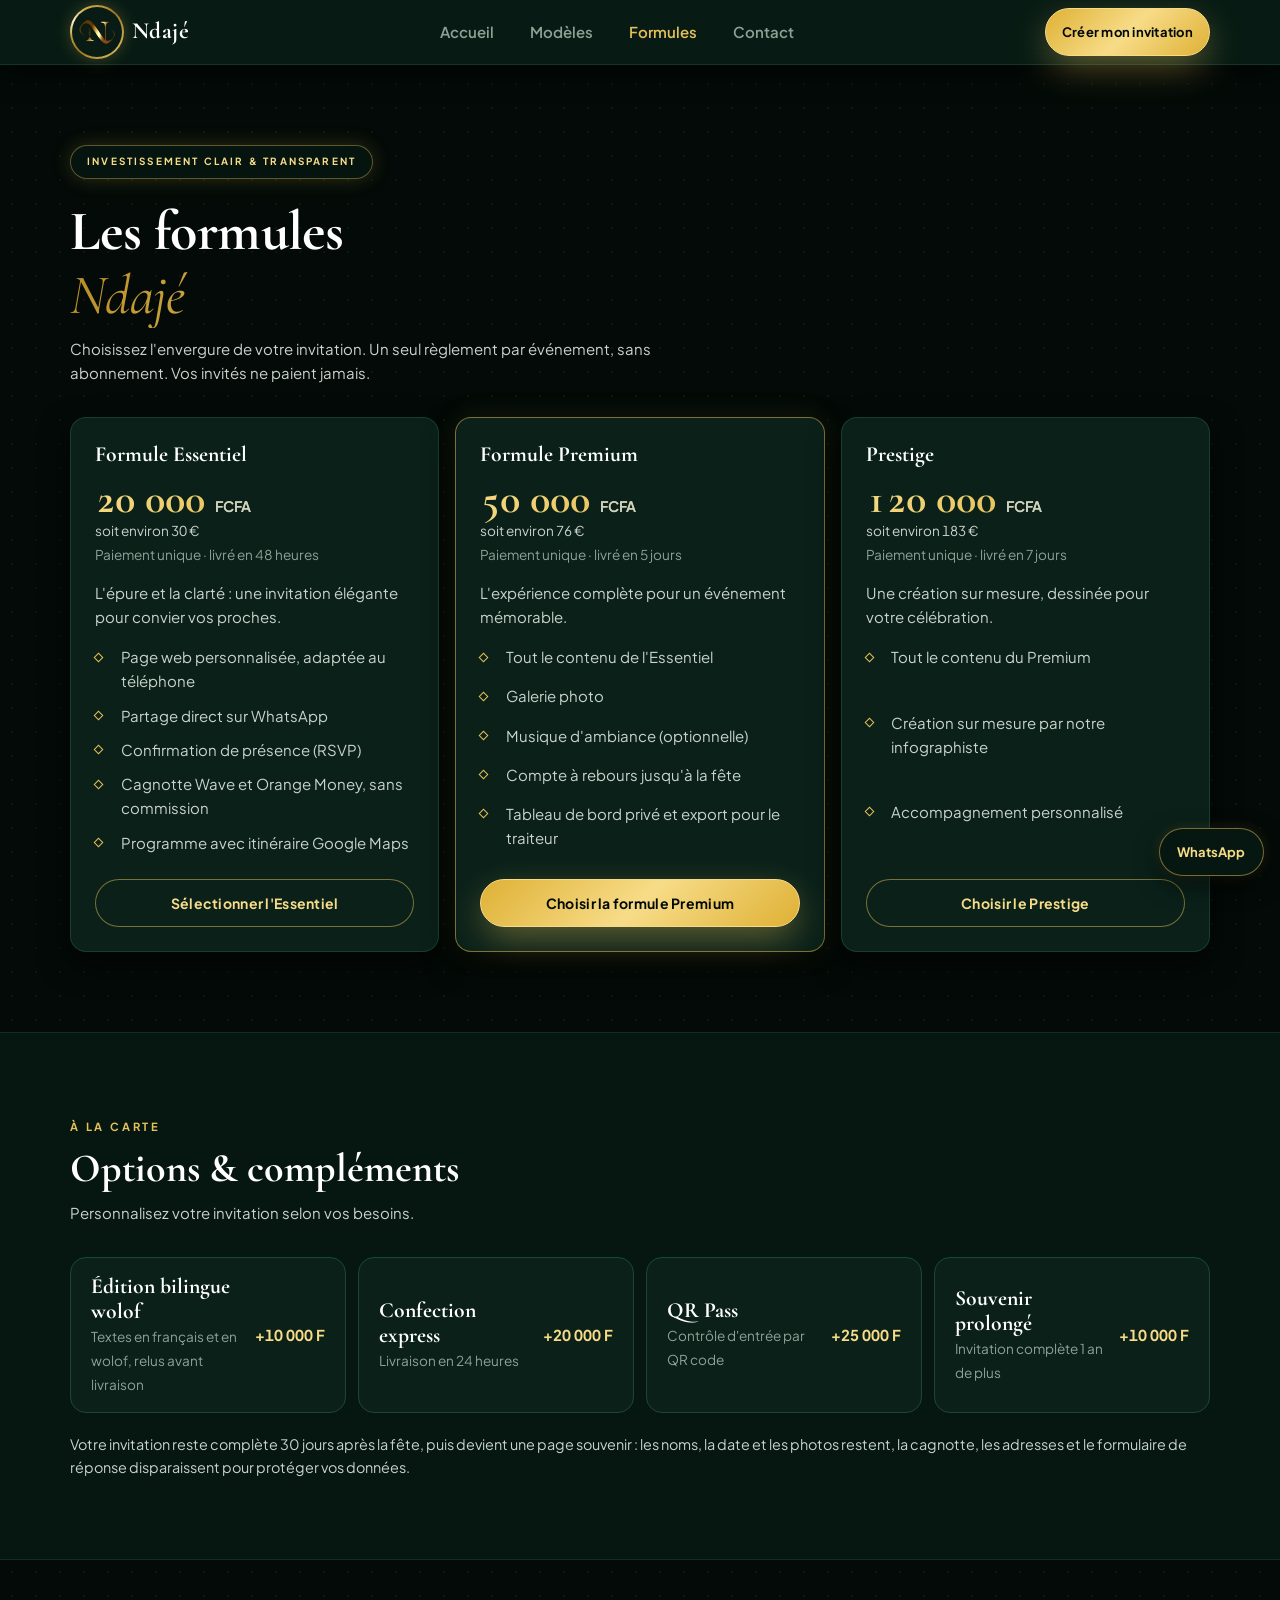
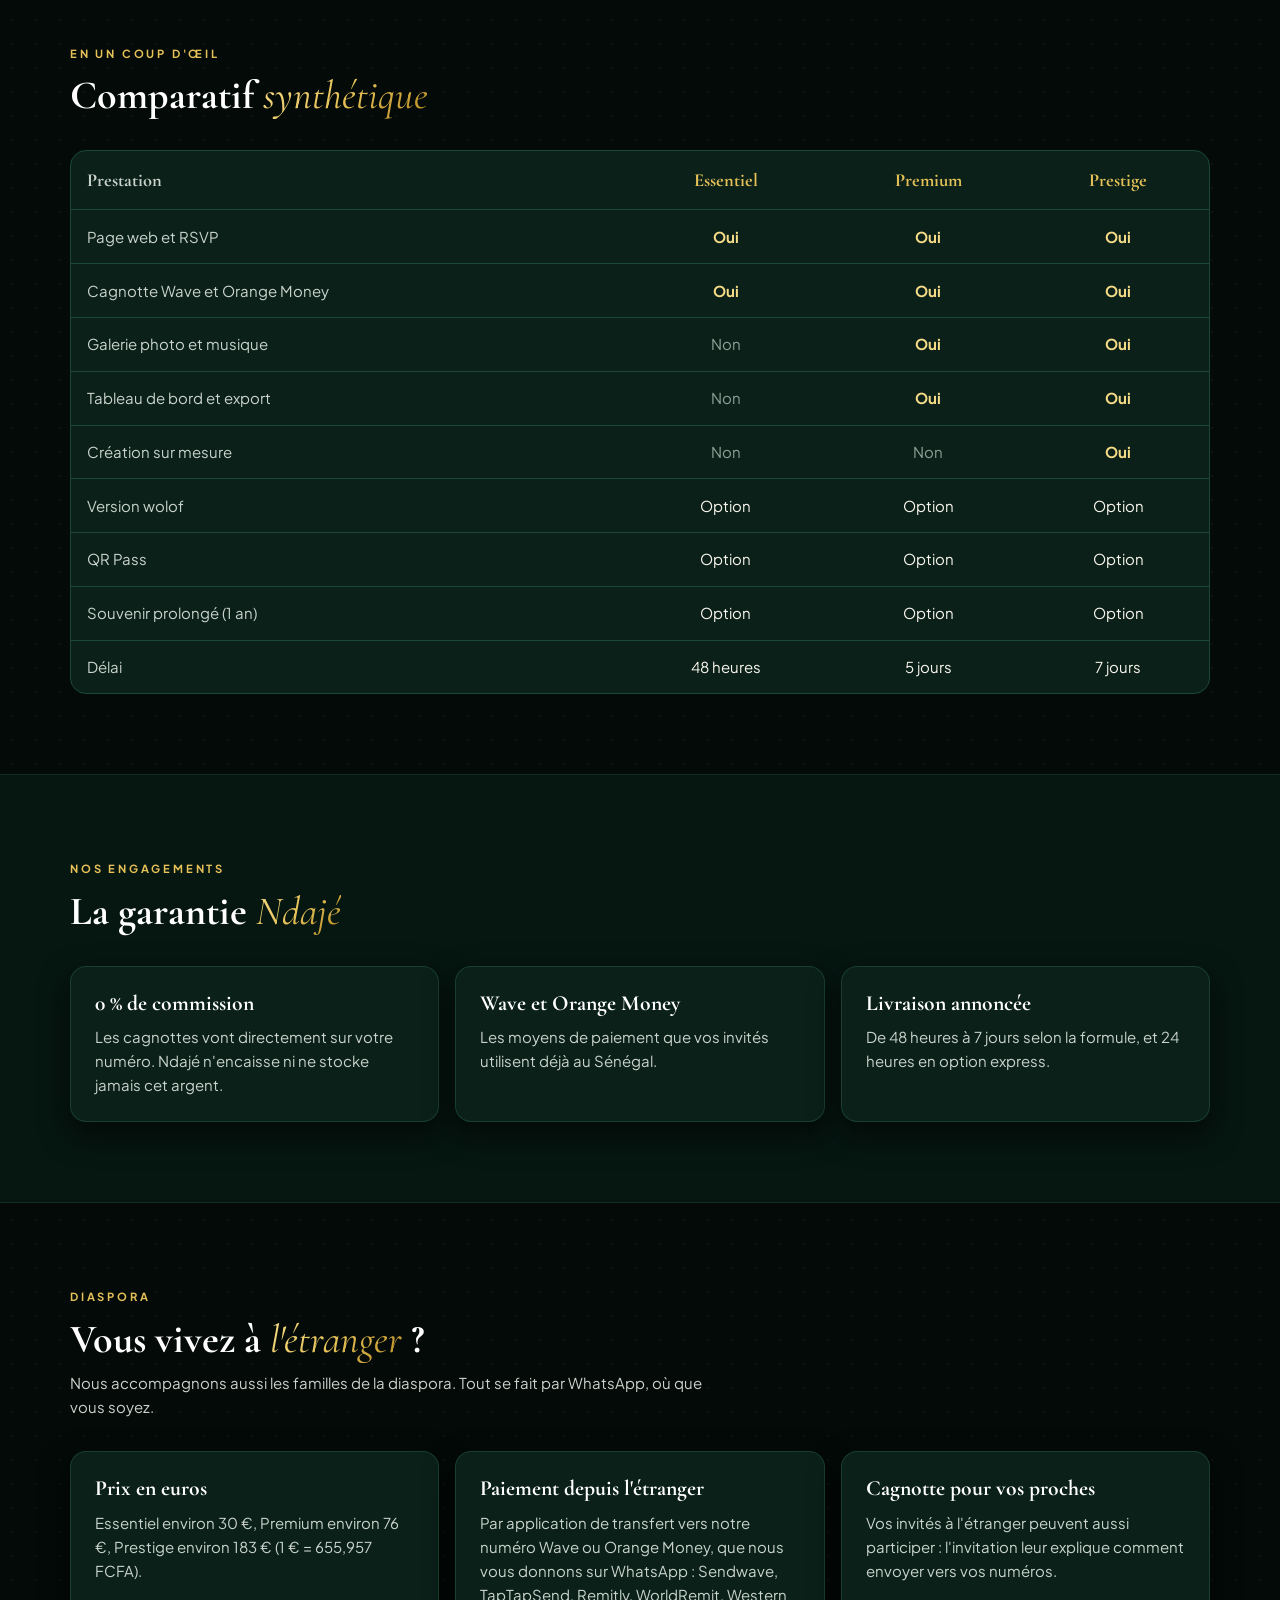
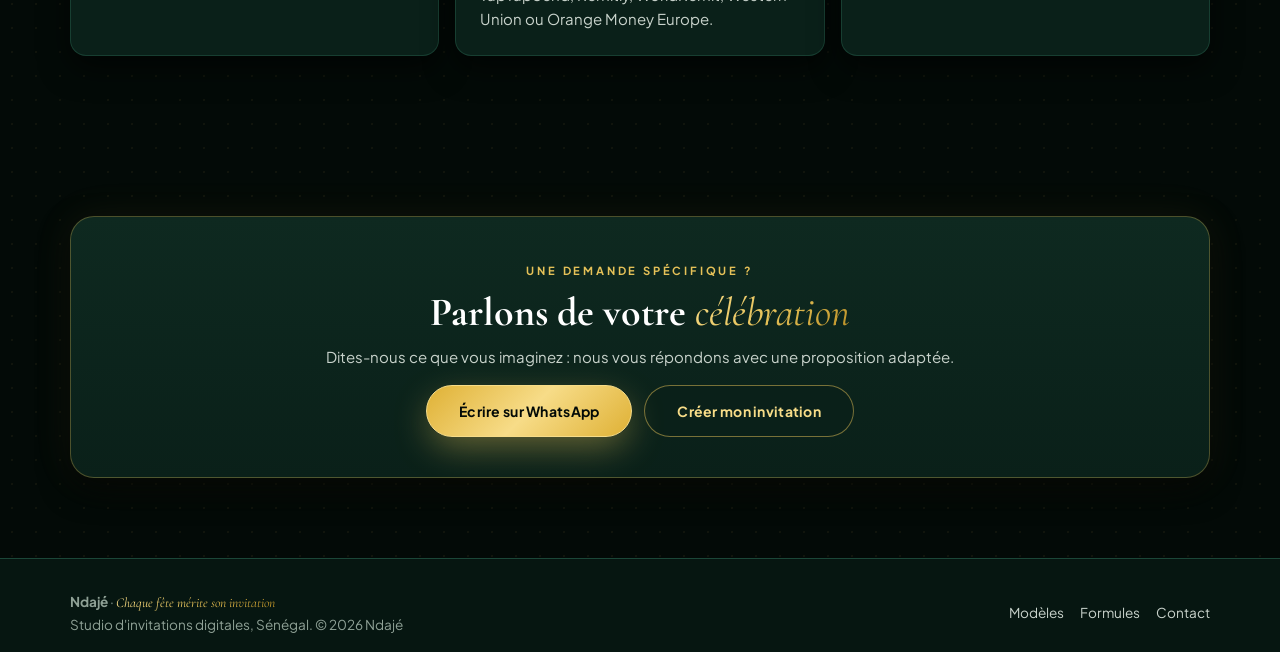
<file: formules.html>
<!DOCTYPE html>
<html lang="fr">
<head>
  <meta charset="utf-8">
  <meta name="viewport" content="width=device-width, initial-scale=1">
  <title>Formules et tarifs — Ndajé</title>
  <meta name="description" content="Essentiel, Premium, Prestige : les formules d'invitation digitale Ndajé, avec des prix clairs en FCFA et un paiement unique par événement.">
  <meta name="theme-color" content="#030A07">

  <meta property="og:type" content="website">
  <meta property="og:title" content="Formules et tarifs — Ndajé">
  <meta property="og:description" content="Essentiel, Premium, Prestige : les formules d'invitation digitale Ndajé, avec des prix clairs en FCFA et un paiement unique par événement.">
  <!-- À AJOUTER quand le domaine et le logo seront prêts : og:url et og:image en adresse complète (https://…) -->
  <link rel="preconnect" href="https://fonts.googleapis.com">
  <link rel="preconnect" href="https://fonts.gstatic.com" crossorigin>
  <link href="https://fonts.googleapis.com/css2?family=Cormorant+Garamond:ital,wght@0,700;1,400&family=Plus+Jakarta+Sans:wght@400;500;600;700&display=swap" rel="stylesheet">
  <link rel="icon" type="image/png" href="assets/logo.png">
  <link rel="stylesheet" href="style.css">
  <script>/* écran de chargement : seulement à la première page de la visite */try{if(sessionStorage.getItem("ndaje-vu"))document.documentElement.classList.add("deja-vu");else sessionStorage.setItem("ndaje-vu","1")}catch(e){}</script>
</head>
<body>
  <div class="chargement" id="chargement" aria-hidden="true">
    <span class="logo-rond logo-rond-gd"><img src="assets/logo.png" alt="" width="80" height="52"></span>
    <p class="chargement-nom">Ndajé</p>
    <div class="chargement-barre"><i></i></div>
  </div>
  <a class="lien-evitement" href="#contenu">Aller au contenu</a>
  <header class="entete">
    <div class="conteneur">
      <a class="marque" href="index.html" aria-label="Ndajé, accueil">
        <span class="logo-rond"><img src="assets/logo.png" alt="" width="40" height="26"></span><span>Ndajé</span>
      </a>
      <nav class="menu" aria-label="Navigation principale"><a href="index.html">Accueil</a><a href="modeles.html">Modèles</a><a href="formules.html" aria-current="page">Formules</a><a href="contact.html">Contact</a></nav>
      <a class="btn btn-or" href="creer.html">Créer mon invitation</a>
    </div>
  </header>

  <main id="contenu">

    <section>
      <div class="conteneur">
        <div class="entete-section">
          <span class="badge">Investissement clair &amp; transparent</span>
          <h1>Les formules <span class="script">Ndajé</span></h1>
          <p class="doux">Choisissez l'envergure de votre invitation. Un seul règlement par événement, sans abonnement. Vos invités ne paient jamais.</p>
        </div>

        <div class="grille grille-3">
          <div class="carte formule">
            <h3>Formule Essentiel</h3>
            <div class="prix"><span data-prix="essentiel"></span> <small>FCFA</small></div>
            <p class="euro">soit environ <span data-euro="essentiel"></span> €</p>
            <p class="delai">Paiement unique · livré en <span data-delai="essentiel"></span></p>
            <p class="doux">L'épure et la clarté : une invitation élégante pour convier vos proches.</p>
            <ul class="puces">
              <li>Page web personnalisée, adaptée au téléphone</li>
              <li>Partage direct sur WhatsApp</li>
              <li>Confirmation de présence (RSVP)</li>
              <li>Cagnotte Wave et Orange Money, sans commission</li>
              <li>Programme avec itinéraire Google Maps</li>
            </ul>
            <a class="btn btn-contour btn-bloc" href="creer.html?formule=Essentiel">Sélectionner l'Essentiel</a>
          </div>

          <div class="carte formule formule-vedette">
            <h3>Formule Premium</h3>
            <div class="prix"><span data-prix="premium"></span> <small>FCFA</small></div>
            <p class="euro">soit environ <span data-euro="premium"></span> €</p>
            <p class="delai">Paiement unique · livré en <span data-delai="premium"></span></p>
            <p class="doux">L'expérience complète pour un événement mémorable.</p>
            <ul class="puces">
              <li>Tout le contenu de l'Essentiel</li>
              <li>Galerie photo</li>
              <li>Musique d'ambiance (optionnelle)</li>
              <li>Compte à rebours jusqu'à la fête</li>
              <li>Tableau de bord privé et export pour le traiteur</li>
            </ul>
            <a class="btn btn-or btn-bloc" href="creer.html?formule=Premium">Choisir la formule Premium</a>
          </div>

          <div class="carte formule">
            <h3>Prestige</h3>
            <div class="prix"><span data-prix="prestige"></span> <small>FCFA</small></div>
            <p class="euro">soit environ <span data-euro="prestige"></span> €</p>
            <p class="delai">Paiement unique · livré en <span data-delai="prestige"></span></p>
            <p class="doux">Une création sur mesure, dessinée pour votre célébration.</p>
            <ul class="puces">
              <li>Tout le contenu du Premium</li>
              <li>Création sur mesure par notre infographiste</li>
              <li>Accompagnement personnalisé</li>
            </ul>
            <a class="btn btn-contour btn-bloc" href="creer.html?formule=Prestige">Choisir le Prestige</a>
          </div>
        </div>
      </div>
    </section>

    <section class="bande">
      <div class="conteneur">
        <div class="entete-section">
          <span class="surtitre">À la carte</span>
          <h2>Options &amp; compléments</h2>
          <p class="doux">Personnalisez votre invitation selon vos besoins.</p>
        </div>
        <div class="options">
          <div class="option"><div><h3 style="margin:0">Édition bilingue wolof</h3><span class="discret">Textes en français et en wolof, relus avant livraison</span></div><strong>+<span data-prix="optionWolof"></span> F</strong></div>
          <div class="option"><div><h3 style="margin:0">Confection express</h3><span class="discret">Livraison en <span data-delai="express"></span></span></div><strong>+<span data-prix="optionExpress"></span> F</strong></div>
          <div class="option"><div><h3 style="margin:0">QR Pass</h3><span class="discret">Contrôle d'entrée par QR code</span></div><strong>+<span data-prix="optionQrPass"></span> F</strong></div>
          <div class="option"><div><h3 style="margin:0">Souvenir prolongé</h3><span class="discret">Invitation complète 1 an de plus</span></div><strong>+<span data-prix="optionSouvenir"></span> F</strong></div>
        </div>
        <p class="doux note-souvenir">Votre invitation reste complète <span data-cfg-nombre="joursSouvenir"></span> jours après la fête, puis devient une page souvenir : les noms, la date et les photos restent, la cagnotte, les adresses et le formulaire de réponse disparaissent pour protéger vos données.</p>
      </div>
    </section>

    <section>
      <div class="conteneur">
        <div class="entete-section">
          <span class="surtitre">En un coup d'œil</span>
          <h2>Comparatif <span class="script">synthétique</span></h2>
        </div>
        <div class="defile">
          <table>
            <thead><tr><th scope="col">Prestation</th><th scope="col">Essentiel</th><th scope="col">Premium</th><th scope="col">Prestige</th></tr></thead>
            <tbody>
              <tr><td>Page web et RSVP</td><td class="oui">Oui</td><td class="oui">Oui</td><td class="oui">Oui</td></tr>
              <tr><td>Cagnotte Wave et Orange Money</td><td class="oui">Oui</td><td class="oui">Oui</td><td class="oui">Oui</td></tr>
              <tr><td>Galerie photo et musique</td><td class="non">Non</td><td class="oui">Oui</td><td class="oui">Oui</td></tr>
              <tr><td>Tableau de bord et export</td><td class="non">Non</td><td class="oui">Oui</td><td class="oui">Oui</td></tr>
              <tr><td>Création sur mesure</td><td class="non">Non</td><td class="non">Non</td><td class="oui">Oui</td></tr>
              <tr><td>Version wolof</td><td>Option</td><td>Option</td><td>Option</td></tr>
              <tr><td>QR Pass</td><td>Option</td><td>Option</td><td>Option</td></tr>
              <tr><td>Souvenir prolongé (1 an)</td><td>Option</td><td>Option</td><td>Option</td></tr>
              <tr><td>Délai</td><td data-delai="essentiel"></td><td data-delai="premium"></td><td data-delai="prestige"></td></tr>
            </tbody>
          </table>
        </div>
      </div>
    </section>

    <section class="bande">
      <div class="conteneur">
        <div class="entete-section">
          <span class="surtitre">Nos engagements</span>
          <h2>La garantie <span class="script">Ndajé</span></h2>
        </div>
        <div class="grille grille-3">
          <div class="carte"><h3>0 % de commission</h3><p class="doux">Les cagnottes vont directement sur votre numéro. Ndajé n'encaisse ni ne stocke jamais cet argent.</p></div>
          <div class="carte"><h3>Wave et Orange Money</h3><p class="doux">Les moyens de paiement que vos invités utilisent déjà au Sénégal.</p></div>
          <div class="carte"><h3>Livraison annoncée</h3><p class="doux">De <span data-delai="essentiel"></span> à <span data-delai="prestige"></span> selon la formule, et <span data-delai="express"></span> en option express.</p></div>
        </div>
      </div>
    </section>

    <section>
      <div class="conteneur">
        <div class="entete-section">
          <span class="surtitre">Diaspora</span>
          <h2>Vous vivez à <span class="script">l'étranger</span> ?</h2>
          <p class="doux">Nous accompagnons aussi les familles de la diaspora. Tout se fait par WhatsApp, où que vous soyez.</p>
        </div>
        <div class="grille grille-3">
          <div class="carte"><h3>Prix en euros</h3><p class="doux">Essentiel environ <span data-euro="essentiel"></span> €, Premium environ <span data-euro="premium"></span> €, Prestige environ <span data-euro="prestige"></span> € (1 € = 655,957 FCFA).</p></div>
          <div class="carte"><h3>Paiement depuis l'étranger</h3><p class="doux">Par application de transfert vers notre numéro Wave ou Orange Money, que nous vous donnons sur WhatsApp : Sendwave, TapTapSend, Remitly, WorldRemit, Western Union ou Orange Money Europe.</p></div>
          <div class="carte"><h3>Cagnotte pour vos proches</h3><p class="doux">Vos invités à l'étranger peuvent aussi participer : l'invitation leur explique comment envoyer vers vos numéros.</p></div>
        </div>
      </div>
    </section>

    <section>
      <div class="conteneur">
        <div class="bandeau">
          <span class="surtitre">Une demande spécifique ?</span>
          <h2>Parlons de votre <span class="script">célébration</span></h2>
          <p class="doux">Dites-nous ce que vous imaginez : nous vous répondons avec une proposition adaptée.</p>
          <div class="groupe-btn" style="justify-content:center">
            <a class="btn btn-or btn-large" data-wa="Bonjour Ndajé, j'ai une demande particulière pour mon invitation.">Écrire sur WhatsApp</a>
            <a class="btn btn-contour btn-large" href="creer.html">Créer mon invitation</a>
          </div>
        </div>
      </div>
    </section>
  </main>

  <footer class="pied">
    <div class="conteneur">
      <div>
        <strong>Ndajé</strong> · <span class="script">Chaque fête mérite son invitation</span><br>
        Studio d'invitations digitales, Sénégal. © <span data-annee>2026</span> Ndajé
      </div>
      <nav aria-label="Pied de page">
        <a href="modeles.html">Modèles</a><a href="formules.html">Formules</a><a href="contact.html">Contact</a>
      </nav>
    </div>
  </footer>

  <a class="flottant" data-wa="Bonjour Ndajé, j'ai une question sur vos invitations.">WhatsApp</a>
  <div class="avis" id="avis" role="status" hidden></div>
  <nav class="barre-bas" aria-label="Navigation mobile"><a href="index.html"><svg viewBox="0 0 24 24" aria-hidden="true"><path d="M3 11l9-8 9 8v10a1 1 0 0 1-1 1h-5v-6H9v6H4a1 1 0 0 1-1-1z"/></svg>Accueil</a><a href="modeles.html"><svg viewBox="0 0 24 24" aria-hidden="true"><rect x="3" y="3" width="7" height="7" rx="1.5"/><rect x="14" y="3" width="7" height="7" rx="1.5"/><rect x="3" y="14" width="7" height="7" rx="1.5"/><rect x="14" y="14" width="7" height="7" rx="1.5"/></svg>Modèles</a><a href="creer.html"><svg viewBox="0 0 24 24" aria-hidden="true"><circle cx="12" cy="12" r="9"/><path d="M12 8v8M8 12h8"/></svg>Créer</a><a href="formules.html" aria-current="page"><svg viewBox="0 0 24 24" aria-hidden="true"><path d="M3 7l4 4 5-7 5 7 4-4-2 12H5z"/></svg>Formules</a><a href="contact.html"><svg viewBox="0 0 24 24" aria-hidden="true"><rect x="3" y="5" width="18" height="14" rx="2"/><path d="M3 7l9 6 9-6"/></svg>Contact</a></nav>

  <script src="config.js"></script>
  <script src="app.js"></script>
</body>
</html>
</file>
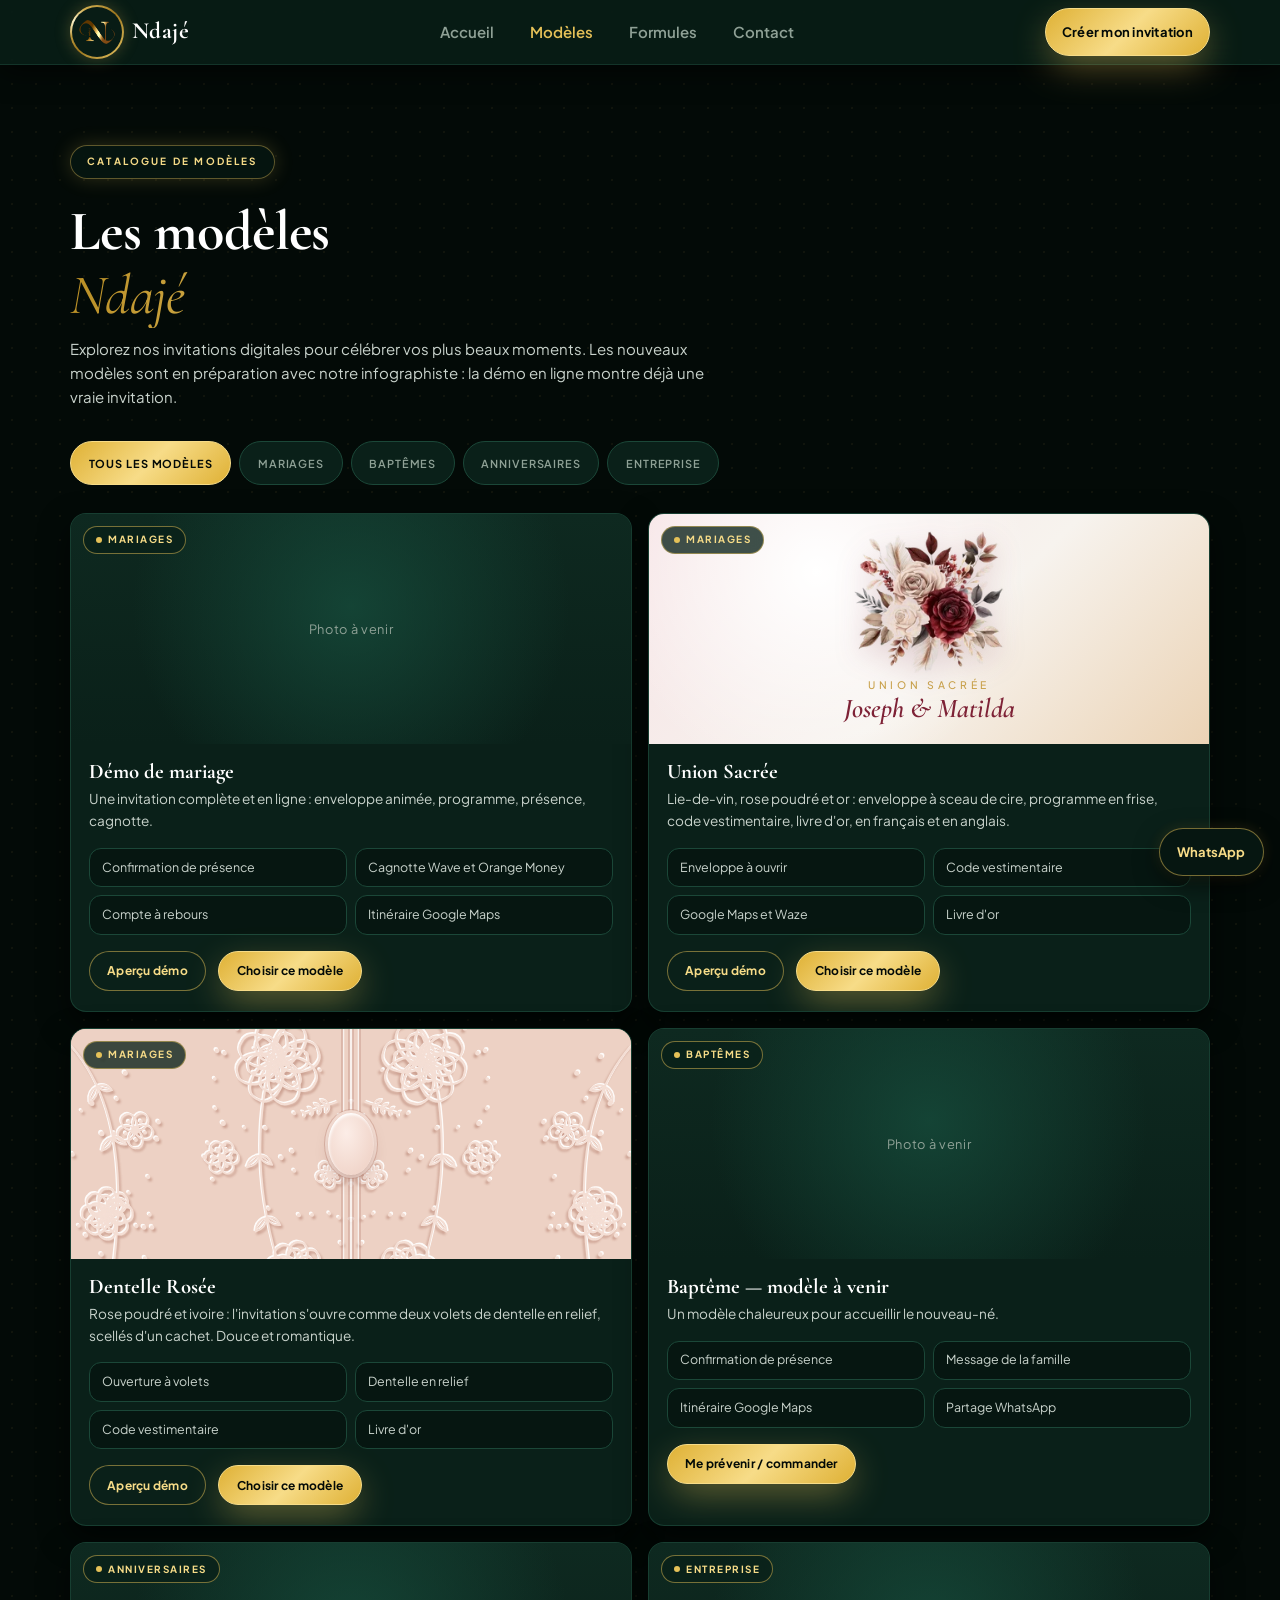
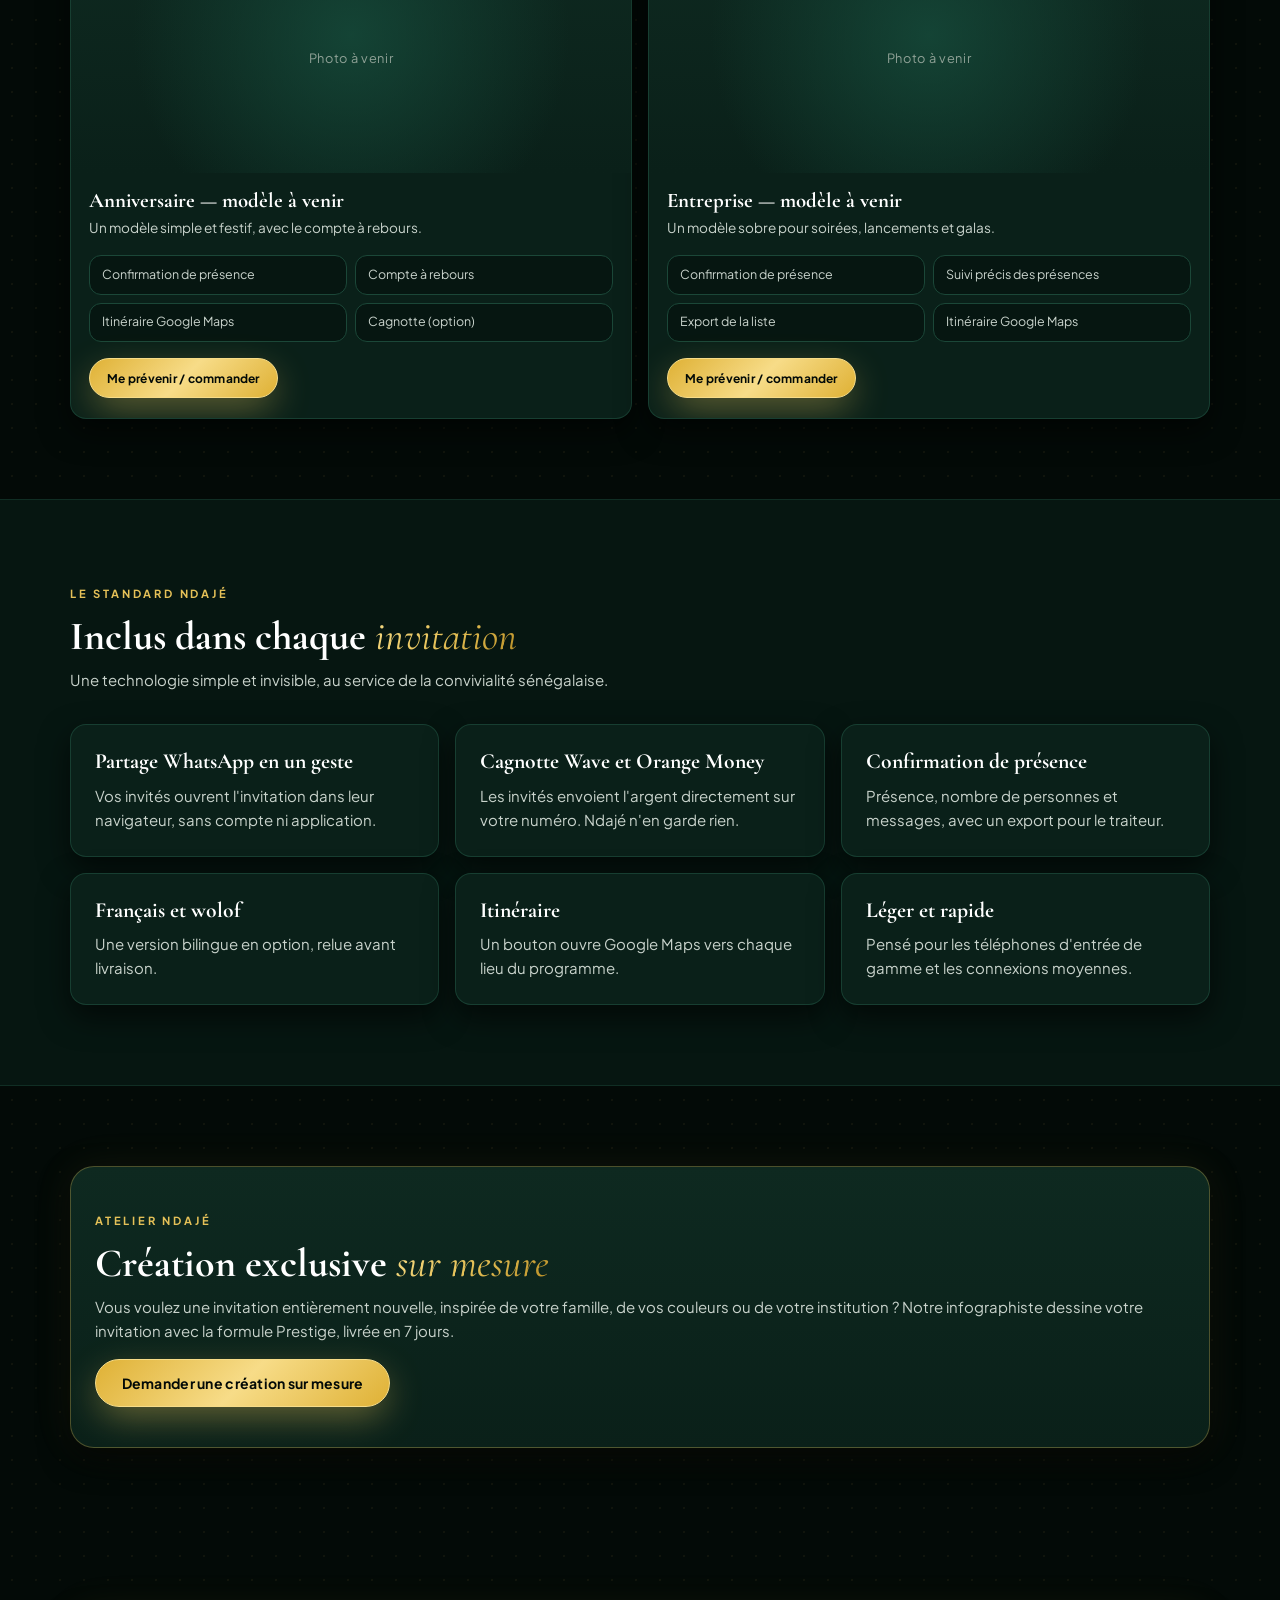
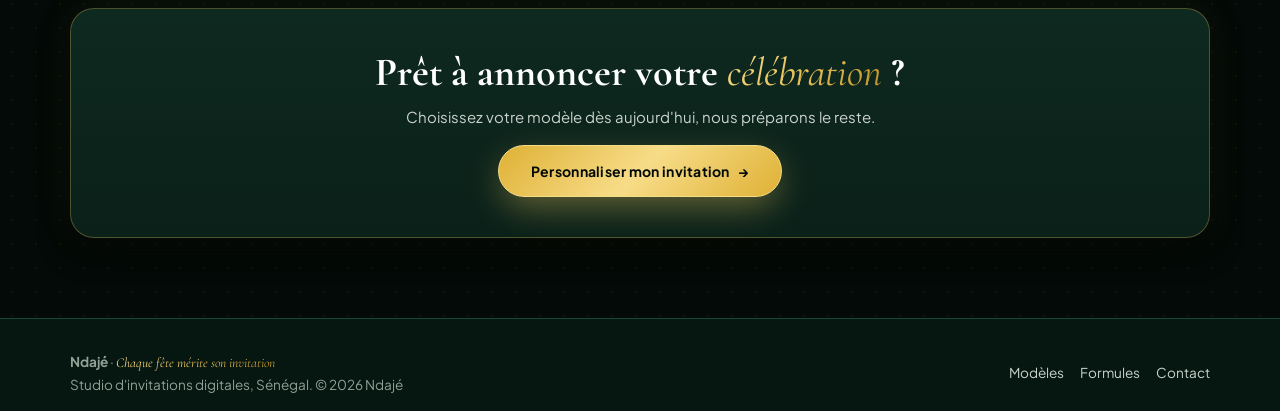
<file: modeles.html>
<!DOCTYPE html>
<html lang="fr">
<head>
  <meta charset="utf-8">
  <meta name="viewport" content="width=device-width, initial-scale=1">
  <title>Modèles d'invitation — Ndajé</title>
  <meta name="description" content="Découvrez les modèles d'invitation digitale Ndajé pour mariages, baptêmes, anniversaires et événements d'entreprise.">
  <meta name="theme-color" content="#030A07">

  <meta property="og:type" content="website">
  <meta property="og:title" content="Modèles d'invitation — Ndajé">
  <meta property="og:description" content="Découvrez les modèles d'invitation digitale Ndajé pour mariages, baptêmes, anniversaires et événements d'entreprise.">
  <!-- À AJOUTER quand le domaine et le logo seront prêts : og:url et og:image en adresse complète (https://…) -->
  <link rel="preconnect" href="https://fonts.googleapis.com">
  <link rel="preconnect" href="https://fonts.gstatic.com" crossorigin>
  <link href="https://fonts.googleapis.com/css2?family=Cormorant+Garamond:ital,wght@0,700;1,400&family=Plus+Jakarta+Sans:wght@400;500;600;700&display=swap" rel="stylesheet">
  <link rel="icon" type="image/png" href="assets/logo.png">
  <link rel="stylesheet" href="style.css">
  <script>/* écran de chargement : seulement à la première page de la visite */try{if(sessionStorage.getItem("ndaje-vu"))document.documentElement.classList.add("deja-vu");else sessionStorage.setItem("ndaje-vu","1")}catch(e){}</script>
</head>
<body>
  <div class="chargement" id="chargement" aria-hidden="true">
    <span class="logo-rond logo-rond-gd"><img src="assets/logo.png" alt="" width="80" height="52"></span>
    <p class="chargement-nom">Ndajé</p>
    <div class="chargement-barre"><i></i></div>
  </div>
  <a class="lien-evitement" href="#contenu">Aller au contenu</a>
  <header class="entete">
    <div class="conteneur">
      <a class="marque" href="index.html" aria-label="Ndajé, accueil">
        <span class="logo-rond"><img src="assets/logo.png" alt="" width="40" height="26"></span><span>Ndajé</span>
      </a>
      <nav class="menu" aria-label="Navigation principale"><a href="index.html">Accueil</a><a href="modeles.html" aria-current="page">Modèles</a><a href="formules.html">Formules</a><a href="contact.html">Contact</a></nav>
      <a class="btn btn-or" href="creer.html">Créer mon invitation</a>
    </div>
  </header>

  <main id="contenu">

    <section>
      <div class="conteneur">
        <div class="entete-section">
          <span class="badge">Catalogue de modèles</span>
          <h1>Les modèles <span class="script">Ndajé</span></h1>
          <p class="doux">Explorez nos invitations digitales pour célébrer vos plus beaux moments. Les nouveaux modèles sont en préparation avec notre infographiste : la démo en ligne montre déjà une vraie invitation.</p>
        </div>

        <div class="puces-filtre" role="group" aria-label="Filtrer par cérémonie">
          <button class="chip" type="button" data-cat="tous" aria-pressed="true">Tous les modèles</button>
          <button class="chip" type="button" data-cat="mariage" aria-pressed="false">Mariages</button>
          <button class="chip" type="button" data-cat="bapteme" aria-pressed="false">Baptêmes</button>
          <button class="chip" type="button" data-cat="anniversaire" aria-pressed="false">Anniversaires</button>
          <button class="chip" type="button" data-cat="entreprise" aria-pressed="false">Entreprise</button>
        </div>

        <div class="grille grille-2 collections">
          
          <article class="col-carte modele-gd" data-cat="mariage">
            <div class="col-photo" role="img" aria-label="Aperçu à venir">
              <span class="pastille"><i></i>Mariages</span>
              <span class="photo-vide">Photo à venir</span>
            </div>
            <div class="col-corps col-corps-gd">
              <div>
                <h3>Démo de mariage</h3>
                <p class="doux">Une invitation complète et en ligne : enveloppe animée, programme, présence, cagnotte.</p>
              </div>
              <ul class="atouts"><li>Confirmation de présence</li><li>Cagnotte Wave et Orange Money</li><li>Compte à rebours</li><li>Itinéraire Google Maps</li></ul>
              <div class="groupe-btn"><a class="btn btn-contour btn-petit" href="#" data-demo>Aperçu démo</a><a class="btn btn-or btn-petit" href="creer.html?type=mariage&amp;modele=demo">Choisir ce modèle</a></div>
            </div>
          </article>
          
          <article class="col-carte modele-gd" data-cat="mariage">
            <div class="col-photo col-photo--union" role="img" aria-label="Aperçu du modèle Union Sacrée">
              <span class="pastille"><i></i>Mariages</span>
              <span class="union-apercu">
                <img src="assets/bouquet-union-sacree.webp" alt="" width="180" height="170" loading="lazy">
                <small>Union sacrée</small><span>Joseph &amp; Matilda</span>
              </span>
            </div>
            <div class="col-corps col-corps-gd">
              <div>
                <h3>Union Sacrée</h3>
                <p class="doux">Lie-de-vin, rose poudré et or : enveloppe à sceau de cire, programme en frise, code vestimentaire, livre d'or, en français et en anglais.</p>
              </div>
              <ul class="atouts"><li>Enveloppe à ouvrir</li><li>Code vestimentaire</li><li>Google Maps et Waze</li><li>Livre d'or</li></ul>
              <div class="groupe-btn"><a class="btn btn-contour btn-petit" href="#" data-modele="unionSacree" target="_blank" rel="noopener">Aperçu démo</a><a class="btn btn-or btn-petit" href="creer.html?type=mariage&amp;modele=unionSacree">Choisir ce modèle</a></div>
            </div>
          </article>
          
          <article class="col-carte modele-gd" data-cat="mariage">
            <div class="col-photo col-photo--dentelle" role="img" aria-label="Aperçu du modèle Dentelle Rosée : deux volets en dentelle et un sceau">
              <span class="pastille"><i></i>Mariages</span>
              <span class="dentelle-apercu" aria-hidden="true">
                <img src="assets/dentelle-volet.svg" alt="" width="200" height="860" loading="lazy">
                <img src="assets/dentelle-volet.svg" alt="" width="200" height="860" loading="lazy">
                <span class="dentelle-sceau"></span>
              </span>
            </div>
            <div class="col-corps col-corps-gd">
              <div>
                <h3>Dentelle Rosée</h3>
                <p class="doux">Rose poudré et ivoire : l'invitation s'ouvre comme deux volets de dentelle en relief, scellés d'un cachet. Douce et romantique.</p>
              </div>
              <ul class="atouts"><li>Ouverture à volets</li><li>Dentelle en relief</li><li>Code vestimentaire</li><li>Livre d'or</li></ul>
              <div class="groupe-btn"><a class="btn btn-contour btn-petit" href="#" data-modele="dentelleRosee" target="_blank" rel="noopener">Aperçu démo</a><a class="btn btn-or btn-petit" href="creer.html?type=mariage&amp;modele=dentelleRosee">Choisir ce modèle</a></div>
            </div>
          </article>

          <article class="col-carte modele-gd" data-cat="bapteme">
            <div class="col-photo" role="img" aria-label="Aperçu à venir">
              <span class="pastille"><i></i>Baptêmes</span>
              <span class="photo-vide">Photo à venir</span>
            </div>
            <div class="col-corps col-corps-gd">
              <div>
                <h3>Baptême — modèle à venir</h3>
                <p class="doux">Un modèle chaleureux pour accueillir le nouveau-né.</p>
              </div>
              <ul class="atouts"><li>Confirmation de présence</li><li>Message de la famille</li><li>Itinéraire Google Maps</li><li>Partage WhatsApp</li></ul>
              <div class="groupe-btn"><a class="btn btn-or btn-petit" href="creer.html?type=bapteme">Me prévenir / commander</a></div>
            </div>
          </article>
          
          <article class="col-carte modele-gd" data-cat="anniversaire">
            <div class="col-photo" role="img" aria-label="Aperçu à venir">
              <span class="pastille"><i></i>Anniversaires</span>
              <span class="photo-vide">Photo à venir</span>
            </div>
            <div class="col-corps col-corps-gd">
              <div>
                <h3>Anniversaire — modèle à venir</h3>
                <p class="doux">Un modèle simple et festif, avec le compte à rebours.</p>
              </div>
              <ul class="atouts"><li>Confirmation de présence</li><li>Compte à rebours</li><li>Itinéraire Google Maps</li><li>Cagnotte (option)</li></ul>
              <div class="groupe-btn"><a class="btn btn-or btn-petit" href="creer.html?type=anniversaire">Me prévenir / commander</a></div>
            </div>
          </article>
          
          <article class="col-carte modele-gd" data-cat="entreprise">
            <div class="col-photo" role="img" aria-label="Aperçu à venir">
              <span class="pastille"><i></i>Entreprise</span>
              <span class="photo-vide">Photo à venir</span>
            </div>
            <div class="col-corps col-corps-gd">
              <div>
                <h3>Entreprise — modèle à venir</h3>
                <p class="doux">Un modèle sobre pour soirées, lancements et galas.</p>
              </div>
              <ul class="atouts"><li>Confirmation de présence</li><li>Suivi précis des présences</li><li>Export de la liste</li><li>Itinéraire Google Maps</li></ul>
              <div class="groupe-btn"><a class="btn btn-or btn-petit" href="creer.html?type=entreprise">Me prévenir / commander</a></div>
            </div>
          </article>
        </div>
      </div>
    </section>

    <section class="bande">
      <div class="conteneur">
        <div class="entete-section">
          <span class="surtitre">Le standard Ndajé</span>
          <h2>Inclus dans chaque <span class="script">invitation</span></h2>
          <p class="doux">Une technologie simple et invisible, au service de la convivialité sénégalaise.</p>
        </div>
        <div class="grille grille-3">
          <div class="carte"><h3>Partage WhatsApp en un geste</h3><p class="doux">Vos invités ouvrent l'invitation dans leur navigateur, sans compte ni application.</p></div>
          <div class="carte"><h3>Cagnotte Wave et Orange Money</h3><p class="doux">Les invités envoient l'argent directement sur votre numéro. Ndajé n'en garde rien.</p></div>
          <div class="carte"><h3>Confirmation de présence</h3><p class="doux">Présence, nombre de personnes et messages, avec un export pour le traiteur.</p></div>
          <div class="carte"><h3>Français et wolof</h3><p class="doux">Une version bilingue en option, relue avant livraison.</p></div>
          <div class="carte"><h3>Itinéraire</h3><p class="doux">Un bouton ouvre Google Maps vers chaque lieu du programme.</p></div>
          <div class="carte"><h3>Léger et rapide</h3><p class="doux">Pensé pour les téléphones d'entrée de gamme et les connexions moyennes.</p></div>
        </div>
      </div>
    </section>

    <section>
      <div class="conteneur">
        <div class="bandeau" style="text-align:left">
          <span class="surtitre">Atelier Ndajé</span>
          <h2>Création exclusive <span class="script">sur mesure</span></h2>
          <p class="doux">Vous voulez une invitation entièrement nouvelle, inspirée de votre famille, de vos couleurs ou de votre institution ? Notre infographiste dessine votre invitation avec la formule Prestige, livrée en <span data-delai="prestige"></span>.</p>
          <a class="btn btn-or" href="creer.html">Demander une création sur mesure</a>
        </div>
      </div>
    </section>

    <section>
      <div class="conteneur">
        <div class="bandeau">
          <h2>Prêt à annoncer votre <span class="script">célébration</span> ?</h2>
          <p class="doux">Choisissez votre modèle dès aujourd'hui, nous préparons le reste.</p>
          <div class="groupe-btn" style="justify-content:center">
            <a class="btn btn-or btn-large" href="creer.html">Personnaliser mon invitation <span aria-hidden="true">→</span></a>
          </div>
        </div>
      </div>
    </section>
  </main>

  <footer class="pied">
    <div class="conteneur">
      <div>
        <strong>Ndajé</strong> · <span class="script">Chaque fête mérite son invitation</span><br>
        Studio d'invitations digitales, Sénégal. © <span data-annee>2026</span> Ndajé
      </div>
      <nav aria-label="Pied de page">
        <a href="modeles.html">Modèles</a><a href="formules.html">Formules</a><a href="contact.html">Contact</a>
      </nav>
    </div>
  </footer>

  <a class="flottant" data-wa="Bonjour Ndajé, j'ai une question sur vos invitations.">WhatsApp</a>
  <div class="avis" id="avis" role="status" hidden></div>
  <nav class="barre-bas" aria-label="Navigation mobile"><a href="index.html"><svg viewBox="0 0 24 24" aria-hidden="true"><path d="M3 11l9-8 9 8v10a1 1 0 0 1-1 1h-5v-6H9v6H4a1 1 0 0 1-1-1z"/></svg>Accueil</a><a href="modeles.html" aria-current="page"><svg viewBox="0 0 24 24" aria-hidden="true"><rect x="3" y="3" width="7" height="7" rx="1.5"/><rect x="14" y="3" width="7" height="7" rx="1.5"/><rect x="3" y="14" width="7" height="7" rx="1.5"/><rect x="14" y="14" width="7" height="7" rx="1.5"/></svg>Modèles</a><a href="creer.html"><svg viewBox="0 0 24 24" aria-hidden="true"><circle cx="12" cy="12" r="9"/><path d="M12 8v8M8 12h8"/></svg>Créer</a><a href="formules.html"><svg viewBox="0 0 24 24" aria-hidden="true"><path d="M3 7l4 4 5-7 5 7 4-4-2 12H5z"/></svg>Formules</a><a href="contact.html"><svg viewBox="0 0 24 24" aria-hidden="true"><rect x="3" y="5" width="18" height="14" rx="2"/><path d="M3 7l9 6 9-6"/></svg>Contact</a></nav>

  <script src="config.js"></script>
  <script src="app.js"></script>
</body>
</html>
</file>
<file: style.css>
/* NDAJE — site vitrine. Thème « Émeraude impériale » (maquette ndaje_mod_le_2_meraude…).
   Mobile d'abord. Aucune bibliothèque. */

:root {
  --obsidienne: #030A07;
  --fond: #030A07;
  --sombre: #061611;
  --carte: #0A2019;
  --surface: #0E2920;
  --ligne: #1B4738;
  --emeraude: #164B3B;
  --emeraude-vif: #10B981;
  --or-clair: #F7DC88;
  --or: #E5C158;
  --or-vif: #DFB135;
  --or-sombre: #9C761E;
  --texte: #F9F6EE;
  --texte-doux: #C9D3CC;
  --texte-discret: #8FA196;
  --degrade-or: linear-gradient(135deg, #DFB135 0%, #F7DC88 50%, #DFB135 100%);
  --degrade-texte-or: linear-gradient(135deg, #F7DC88 0%, #E5C158 50%, #B88D23 100%);
  --verre: rgba(10, 32, 25, .78);
  --police-titre: 'Cormorant Garamond', Georgia, serif;
  --police-titre-sans: 'Outfit', system-ui, sans-serif;
  --police-texte: 'Plus Jakarta Sans', system-ui, sans-serif;
  --marge: 1.25rem;
  --max: 1180px;
}

*, *::before, *::after { box-sizing: border-box; }
html { scroll-behavior: smooth; -webkit-text-size-adjust: 100%; }
body {
  margin: 0;
  background-color: var(--obsidienne);
  background-image: radial-gradient(circle at 50% 50%, rgba(229,193,88,.06) 1px, transparent 1px);
  background-size: 24px 24px;
  color: var(--texte);
  font-family: var(--police-texte);
  font-size: 15px;
  line-height: 1.6;
  padding-bottom: 84px; /* place pour la barre du bas sur mobile */
}
img, svg, iframe { max-width: 100%; display: block; }
a { color: inherit; }
h1, h2, h3 { font-family: var(--police-titre); font-weight: 700; line-height: 1.15; margin: 0 0 .6rem; color: #fff; }
h1 { font-size: 2.25rem; letter-spacing: -.01em; }
h2 { font-size: 1.9rem; }
h3 { font-size: 1.35rem; }
p { margin: 0 0 1rem; }
/* mot en italique doré dégradé */
.script { font-family: var(--police-titre); font-style: italic; font-weight: 400; background: var(--degrade-texte-or); -webkit-background-clip: text; background-clip: text; -webkit-text-fill-color: transparent; color: var(--or); }
h1 .script { display: block; }
.doux { color: var(--texte-doux); }
.discret { color: var(--texte-discret); font-size: .85rem; }

.conteneur { width: 100%; max-width: var(--max); margin: 0 auto; padding: 0 var(--marge); }
section { padding: 3.25rem 0; }
.entete-section { max-width: 40rem; margin-bottom: 2rem; }
.surtitre { display: inline-block; font-size: .7rem; font-weight: 700; letter-spacing: .25em; text-transform: uppercase; color: var(--or); margin-bottom: .6rem; }

/* Séparateur motif (losange) */
.motif { display: flex; align-items: center; gap: .75rem; color: var(--or); margin: 0 auto; max-width: var(--max); padding: 0 var(--marge); }
.motif::before { content: ""; flex: 1; height: 1px; background: linear-gradient(90deg, transparent, var(--ligne), rgba(229,193,88,.3)); }
.motif::after { content: ""; flex: 1; height: 1px; background: linear-gradient(270deg, transparent, var(--ligne), rgba(229,193,88,.3)); }
.motif span { width: 8px; height: 8px; border: 1px solid currentColor; transform: rotate(45deg); }

/* Accessibilité */
:focus-visible { outline: 2px solid var(--or); outline-offset: 3px; }
.lien-evitement { position: absolute; left: -999px; top: 0; background: var(--or); color: var(--obsidienne); padding: .75rem 1rem; z-index: 100; }
.lien-evitement:focus { left: 0; }

/* En-tête (verre émeraude) */
.entete { position: sticky; top: 0; z-index: 50; background: var(--verre); backdrop-filter: blur(16px); -webkit-backdrop-filter: blur(16px); border-bottom: 1px solid rgba(27,71,56,.6); box-shadow: 0 4px 30px rgba(0,0,0,.7); }
.entete .conteneur { display: flex; align-items: center; justify-content: space-between; min-height: 64px; gap: 1rem; }
.marque { display: inline-flex; align-items: center; gap: .65rem; text-decoration: none; font-family: var(--police-titre); font-weight: 700; font-size: 1.45rem; letter-spacing: .02em; color: #fff; }
.logo-vide { width: 36px; height: 36px; border-radius: 50%; padding: 1.5px; background: linear-gradient(135deg, var(--or-clair), var(--or), var(--ligne)); box-shadow: 0 0 15px rgba(229,193,88,.25); display: grid; place-items: center; flex: none; }
.logo-vide::before { content: ""; position: absolute; }
.logo-vide:empty::after { content: "N"; width: 100%; height: 100%; border-radius: 50%; background: var(--sombre); display: grid; place-items: center; font-family: var(--police-titre); font-size: 1.15rem; font-weight: 700; color: var(--or); }
.menu { display: none; gap: .25rem; align-items: center; }
.menu a { text-decoration: none; padding: .6rem 1rem; border-radius: 999px; color: var(--texte-discret); font-weight: 600; min-height: 44px; display: inline-flex; align-items: center; transition: color .2s; }
.menu a:hover { color: var(--or-clair); }
.menu a[aria-current="page"] { color: var(--or); }

/* Boutons */
.btn { display: inline-flex; align-items: center; justify-content: center; gap: .5rem; min-height: 48px; padding: 0 1.6rem; border-radius: 999px; font: 700 14px var(--police-texte); letter-spacing: .02em; text-decoration: none; cursor: pointer; border: 1px solid transparent; transition: box-shadow .2s, transform .1s, border-color .2s, background .2s; }
.btn:active { transform: scale(.97); }
.btn-or { background: var(--degrade-or); color: var(--obsidienne); border-color: var(--or-clair); box-shadow: 0 12px 36px -4px rgba(229,193,88,.45); }
.btn-or:hover { box-shadow: 0 16px 40px rgba(229,193,88,.6); }
.btn-contour { border-color: rgba(229,193,88,.5); color: var(--or-clair); background: var(--carte); }
.btn-contour:hover { border-color: var(--or); background: var(--surface); }
.btn-bloc { width: 100%; }
.entete .btn { padding: 0 1rem; font-size: 13px; white-space: nowrap; }
.groupe-btn { display: flex; flex-wrap: wrap; gap: .75rem; }

/* Barre du bas (mobile) et bouton WhatsApp flottant */
.barre-bas { position: fixed; inset: auto 0 0 0; z-index: 60; display: grid; grid-template-columns: repeat(5, 1fr); background: var(--verre); backdrop-filter: blur(16px); -webkit-backdrop-filter: blur(16px); border-top: 1px solid rgba(27,71,56,.8); padding-bottom: env(safe-area-inset-bottom); }
.barre-bas a { text-decoration: none; text-align: center; font-size: .7rem; font-weight: 600; color: var(--texte-discret); min-height: 58px; display: flex; flex-direction: column; align-items: center; justify-content: center; gap: 2px; }
.barre-bas a[aria-current="page"] { color: var(--or); }
.barre-bas a:nth-child(3) { color: var(--obsidienne); background: var(--degrade-or); border-radius: 999px; margin: -14px .25rem 6px; min-height: 52px; border: 1px solid var(--or-clair); box-shadow: 0 8px 24px -2px rgba(229,193,88,.5); }
.barre-bas svg { width: 22px; height: 22px; stroke: currentColor; fill: none; stroke-width: 1.6; stroke-linecap: round; stroke-linejoin: round; }
.flottant { position: fixed; right: 1rem; bottom: 92px; z-index: 55; min-height: 48px; padding: 0 1.1rem; border-radius: 999px; background: var(--sombre); border: 1px solid rgba(229,193,88,.5); color: var(--or-clair); font-weight: 700; font-size: 13px; text-decoration: none; display: inline-flex; align-items: center; box-shadow: 0 8px 24px rgba(0,0,0,.6), 0 0 14px rgba(229,193,88,.15); }

/* Avertissement WhatsApp absent */
.avis { position: fixed; left: 50%; bottom: 160px; transform: translateX(-50%); z-index: 70; background: var(--surface); border: 1px solid rgba(229,193,88,.4); border-radius: 12px; padding: .8rem 1.1rem; max-width: calc(100% - 2rem); text-align: center; }
.avis[hidden] { display: none; }

/* Accueil : hero */
.hero { padding: 2.25rem 0 3rem; position: relative; overflow: hidden; }
.hero::before { content: ""; position: absolute; top: -6rem; left: 50%; width: 20rem; height: 20rem; transform: translateX(-50%); border-radius: 50%; background: linear-gradient(180deg, rgba(229,193,88,.15), rgba(22,75,59,.3), transparent); filter: blur(60px); pointer-events: none; }
.hero .conteneur { display: grid; gap: 2.5rem; align-items: center; text-align: center; position: relative; }
.hero .groupe-btn { justify-content: center; }
.hero p.doux { margin-left: auto; margin-right: auto; }
.badge { display: inline-flex; align-items: center; gap: .5rem; min-height: 34px; padding: 0 1rem; border-radius: 999px; border: 1px solid rgba(229,193,88,.4); background: rgba(6,22,17,.9); box-shadow: 0 0 20px rgba(229,193,88,.2); color: var(--or-clair); font-size: .62rem; font-weight: 700; letter-spacing: .22em; text-transform: uppercase; margin-bottom: 1.25rem; }
.rassurance { margin-top: 1rem; color: var(--texte-discret); font-size: .8rem; }

/* Cadre de téléphone (bordure or) */
.telephone { width: 260px; margin: 0 auto; border-radius: 2rem; padding: 2px; background: linear-gradient(180deg, var(--or), var(--ligne), rgba(229,193,88,.3)); box-shadow: 0 24px 50px rgba(0,0,0,.9), 0 0 40px rgba(16,185,129,.15); }
.ecran { position: relative; width: 256px; height: 540px; border-radius: 30px; overflow: hidden; background: var(--sombre); border: 1px solid rgba(22,75,59,.5); }
.ecran iframe { position: absolute; top: 0; left: 0; width: 390px; max-width: none; height: 844px; border: 0; transform: scale(.6564); transform-origin: top left; }
.ecran-vide { height: 100%; display: grid; place-items: center; text-align: center; padding: 1.5rem; color: var(--texte-discret); font-size: .85rem; background: radial-gradient(circle at 50% 30%, rgba(22,75,59,.5), transparent 70%), var(--sombre); }

/* Cartes et grilles */
.grille { display: grid; gap: 1rem; }
.carte { background: var(--carte); border: 1px solid rgba(27,71,56,.8); border-radius: 1rem; padding: 1.5rem; box-shadow: 0 12px 30px rgba(0,0,0,.6); }
.carte p:last-child { margin-bottom: 0; }
.numero { font-family: var(--police-titre); font-style: italic; font-size: 2.2rem; line-height: 1; margin-bottom: .75rem; background: var(--degrade-texte-or); -webkit-background-clip: text; background-clip: text; -webkit-text-fill-color: transparent; }
.puces { list-style: none; margin: 0 0 1.5rem; padding: 0; display: grid; gap: .65rem; }
.puces li { position: relative; padding-left: 1.6rem; color: var(--texte-doux); }
.puces li::before { content: ""; position: absolute; left: 0; top: .55em; width: 7px; height: 7px; border: 1px solid var(--or); transform: rotate(45deg); }

/* Formules */
.formule { display: flex; flex-direction: column; }
.formule .prix { font-family: var(--police-titre); font-size: 2.6rem; font-weight: 700; font-variant-numeric: tabular-nums; line-height: 1.1; background: var(--degrade-texte-or); -webkit-background-clip: text; background-clip: text; -webkit-text-fill-color: transparent; }
.formule .prix small { font-family: var(--police-texte); font-size: .9rem; font-weight: 600; -webkit-text-fill-color: var(--texte-doux); }
.formule .delai { color: var(--texte-discret); font-size: .85rem; margin-bottom: 1rem; }
.formule .puces { flex: 1; }
.formule-vedette { border-color: rgba(229,193,88,.5); box-shadow: 0 12px 30px rgba(0,0,0,.6), 0 0 30px rgba(229,193,88,.1); }
.etiquette { display: inline-flex; min-height: 28px; align-items: center; padding: 0 .8rem; border-radius: 999px; background: var(--emeraude); border: 1px solid rgba(16,185,129,.4); color: var(--or-clair); font-size: .65rem; font-weight: 700; letter-spacing: .12em; text-transform: uppercase; margin-bottom: .75rem; align-self: flex-start; }

.options { display: grid; gap: .75rem; }
.option { display: flex; justify-content: space-between; align-items: center; gap: 1rem; background: var(--carte); border: 1px solid var(--ligne); border-radius: 1rem; padding: 1rem 1.25rem; }
.option strong { color: var(--or-clair); font-variant-numeric: tabular-nums; white-space: nowrap; }

/* Tableau comparatif */
.defile { overflow-x: auto; border: 1px solid var(--ligne); border-radius: 1rem; background: var(--carte); }
table { width: 100%; border-collapse: collapse; min-width: 520px; }
th, td { padding: .9rem 1rem; text-align: center; border-bottom: 1px solid var(--ligne); }
th:first-child, td:first-child { text-align: left; color: var(--texte-doux); }
thead th { font-family: var(--police-titre); font-size: 1.15rem; font-weight: 700; color: var(--or); }
tbody tr:last-child td { border-bottom: 0; }
.oui { color: var(--or-clair); font-weight: 700; }
.non { color: var(--texte-discret); }

/* Modèles */
.puces-filtre { display: flex; gap: .5rem; flex-wrap: wrap; margin-bottom: 1.5rem; }
.chip { min-height: 44px; padding: 0 1.1rem; border-radius: 999px; background: var(--carte); border: 1px solid var(--ligne); color: var(--texte-discret); font: 600 11px var(--police-texte); letter-spacing: .08em; text-transform: uppercase; cursor: pointer; }
.chip:hover { border-color: rgba(229,193,88,.5); color: var(--or-clair); }
.chip[aria-pressed="true"] { background: var(--degrade-or); color: var(--obsidienne); border-color: var(--or-clair); font-weight: 700; }
.modele { display: flex; flex-direction: column; align-items: center; text-align: center; gap: .5rem; }
.modele .telephone { margin-bottom: 1rem; }
.modele[hidden] { display: none; }

/* FAQ */
details { background: var(--carte); border: 1px solid var(--ligne); border-radius: 1rem; margin-bottom: .75rem; }
details[open] { border-color: rgba(229,193,88,.35); }
summary { cursor: pointer; padding: 1rem 1.25rem; min-height: 56px; font-weight: 600; list-style: none; display: flex; justify-content: space-between; align-items: center; gap: 1rem; }
summary::-webkit-details-marker { display: none; }
summary::after { content: "+"; color: var(--or); font-size: 1.4rem; line-height: 1; }
details[open] summary::after { content: "−"; }
details p { padding: 0 1.25rem 1.1rem; margin: 0; color: var(--texte-doux); }

/* Formulaire */
.formulaire { display: grid; gap: 1.25rem; }
.champ { display: grid; gap: .4rem; }
.champ label, .champ legend { font-weight: 600; font-size: .9rem; }
fieldset.champ { border: 0; padding: 0; margin: 0; min-width: 0; }
input[type=text], input[type=tel], input[type=date], select, textarea {
  width: 100%; min-height: 48px; padding: .7rem 1rem; background: var(--carte); color: var(--texte);
  border: 1px solid var(--ligne); border-radius: .75rem; font: inherit; color-scheme: dark;
}
textarea { min-height: 110px; resize: vertical; }
input::placeholder, textarea::placeholder { color: var(--texte-discret); }
input:focus, select:focus, textarea:focus { outline: none; border-color: var(--or); box-shadow: 0 0 0 3px rgba(229,193,88,.15); }
.choix { display: grid; grid-template-columns: repeat(2, 1fr); gap: .6rem; }
.choix label { display: flex; align-items: center; gap: .6rem; min-height: 48px; padding: .5rem 1rem; background: var(--carte); border: 1px solid var(--ligne); border-radius: 999px; font-weight: 500; cursor: pointer; }
.choix input { accent-color: var(--or-vif); width: 18px; height: 18px; }
.choix label:has(input:checked) { border-color: rgba(229,193,88,.6); color: var(--or-clair); background: var(--surface); }
.note { font-size: .85rem; color: var(--texte-discret); }
.erreur { color: #ffb4ab; font-size: .85rem; }

/* Bandeau final et pied de page */
.bandeau { text-align: center; background: linear-gradient(180deg, var(--surface), var(--carte)); border: 1px solid rgba(229,193,88,.3); border-radius: 1.5rem; padding: 2.5rem 1.5rem; box-shadow: 0 12px 30px rgba(0,0,0,.6), 0 0 40px rgba(229,193,88,.08); }
.pied { border-top: 1px solid var(--ligne); background: var(--sombre); padding: 2rem 0 1rem; color: var(--texte-discret); font-size: .85rem; }
.pied .conteneur { display: grid; gap: 1rem; }
.pied nav { display: flex; flex-wrap: wrap; gap: 1rem; }
.pied a { text-decoration: none; color: var(--texte-doux); min-height: 44px; display: inline-flex; align-items: center; }
.pied a:hover { color: var(--or-clair); }

@media (max-width: 400px) {
  .carte { padding: 1.25rem; }
}
@media (min-width: 720px) {
  h1 { font-size: 3.5rem; }
  h2 { font-size: 2.5rem; }
  .grille-2 { grid-template-columns: repeat(2, 1fr); }
  .grille-3 { grid-template-columns: repeat(3, 1fr); }
  .grille-4 { grid-template-columns: repeat(4, 1fr); }
  .options { grid-template-columns: repeat(3, 1fr); }
  .choix { grid-template-columns: repeat(4, 1fr); }
}
@media (min-width: 960px) {
  body { padding-bottom: 0; }
  .barre-bas { display: none; }
  .menu { display: flex; }
  .flottant { bottom: 1.5rem; }
  .avis { bottom: 90px; }
  .hero .conteneur { grid-template-columns: 1.2fr 1fr; text-align: left; }
  .hero .groupe-btn { justify-content: flex-start; }
  .hero p.doux { margin-left: 0; }
  .hero { padding: 4.5rem 0; }
  section { padding: 5rem 0; }
  .pied .conteneur { grid-template-columns: 1fr auto; align-items: center; }
}
@media (prefers-reduced-motion: reduce) {
  html { scroll-behavior: auto; }
  * { transition: none !important; }
}

/* ===== Accueil : carton d'invitation, collections, gestes, blocs ===== */
.btn-petit { min-height: 40px; padding: 0 1.1rem; font-size: 12px; }
.btn-large { min-height: 52px; padding: 0 2rem; }
.pastille { display: inline-flex; align-items: center; gap: .4rem; min-height: 28px; padding: 0 .75rem; border-radius: 999px; background: var(--verre); backdrop-filter: blur(16px); -webkit-backdrop-filter: blur(16px); border: 1px solid rgba(229,193,88,.5); color: var(--or-clair); font-size: .62rem; font-weight: 700; letter-spacing: .15em; text-transform: uppercase; }
.pastille i { width: 6px; height: 6px; border-radius: 50%; background: var(--or); }
.etiquette-or { color: var(--or-clair); font-size: .62rem; font-weight: 600; letter-spacing: .25em; text-transform: uppercase; }

.carton { width: min(295px, 100%); aspect-ratio: 9 / 18; margin: 0 auto; border-radius: 32px; padding: 2px; background: linear-gradient(180deg, var(--or), var(--ligne), rgba(229,193,88,.3)); box-shadow: 0 24px 50px rgba(0,0,0,.9), 0 0 40px rgba(16,185,129,.15); }
.carton-int { height: 100%; border-radius: 30px; border: 1px solid rgba(22,75,59,.5); background: radial-gradient(circle at 50% 35%, rgba(22,75,59,.65), transparent 65%), linear-gradient(180deg, rgba(3,10,7,.4), var(--sombre) 70%); display: flex; flex-direction: column; justify-content: space-between; padding: 1rem; overflow: hidden; }
.carton-milieu { text-align: center; display: grid; justify-items: center; gap: .35rem; }
.sceau { width: 46px; height: 46px; border-radius: 50%; display: grid; place-items: center; background: rgba(3,10,7,.85); border: 1px solid rgba(229,193,88,.6); color: var(--or); font-family: var(--police-titre); font-style: italic; font-weight: 700; box-shadow: 0 6px 16px rgba(0,0,0,.6); }
.carton-milieu h2 { font-size: 1.65rem; font-style: italic; margin: .15rem 0 0; }
.carton-milieu p { margin: 0; color: var(--texte-doux); font-size: .85rem; }
.filet { width: 48px; height: 1px; background: linear-gradient(90deg, transparent, var(--or), transparent); margin: .25rem 0; }
.carton-bas { display: flex; justify-content: center; }

.puces-filtre { flex-wrap: nowrap; overflow-x: auto; padding-bottom: .25rem; scrollbar-width: none; }
.puces-filtre::-webkit-scrollbar { display: none; }
.chip { flex: none; white-space: nowrap; }

.col-carte { display: flex; flex-direction: column; overflow: hidden; background: var(--carte); border: 1px solid rgba(27,71,56,.8); border-radius: 1rem; box-shadow: 0 12px 30px rgba(0,0,0,.6); }
.col-carte[hidden] { display: none; }
.col-photo { position: relative; min-height: 190px; display: grid; place-items: center; background: radial-gradient(circle at 50% 40%, rgba(22,75,59,.8), transparent 70%), linear-gradient(180deg, var(--surface), var(--carte)); }
.col-photo .pastille { position: absolute; top: .75rem; left: .75rem; }
.photo-vide { color: var(--texte-discret); font-size: .8rem; letter-spacing: .05em; }
.col-corps { padding: 1rem 1.1rem 1.25rem; display: flex; justify-content: space-between; align-items: flex-end; gap: 1rem; }
.col-corps h3 { font-size: 1.3rem; margin-bottom: .25rem; }
.col-corps p { margin: 0; font-size: .85rem; }
.col-corps .btn { flex: none; }

.bande { background: var(--sombre); border-top: 1px solid rgba(27,71,56,.5); border-bottom: 1px solid rgba(27,71,56,.5); }
.gestes { display: grid; gap: 1rem; }
.geste { display: flex; gap: 1rem; align-items: flex-start; background: var(--carte); border: 1px solid rgba(27,71,56,.8); border-radius: 1rem; padding: 1.25rem; }
.geste h3 { font-size: 1.2rem; margin-bottom: .25rem; }
.geste p { margin: 0; font-size: .9rem; }
.rond { flex: none; width: 44px; height: 44px; border-radius: 50%; display: grid; place-items: center; background: var(--degrade-or); color: var(--obsidienne); font-family: var(--police-titre); font-weight: 700; font-size: 1.15rem; box-shadow: 0 6px 18px -4px rgba(229,193,88,.5); }

.bloc h3 { font-size: 1.45rem; }
.mini-grille { display: grid; grid-template-columns: repeat(3, 1fr); gap: .5rem; margin-top: 1rem; }
.mini { background: var(--sombre); border: 1px solid var(--ligne); border-radius: .75rem; padding: .7rem .4rem; text-align: center; display: grid; gap: .15rem; justify-items: center; align-content: center; min-height: 64px; }
.mini strong { font-family: var(--police-titre); font-size: 1.4rem; color: var(--or-clair); line-height: 1; }
.mini small { color: var(--texte-discret); font-size: .7rem; }
.logo-pay { display: inline-block; padding: .15rem .55rem; border-radius: 999px; font-size: .68rem; font-weight: 700; }
.pay-wave { background: rgba(34,211,238,.15); color: #67e8f9; border: 1px solid rgba(34,211,238,.4); }
.pay-om { background: rgba(251,146,60,.15); color: #fdba74; border: 1px solid rgba(251,146,60,.4); }
.stats { margin-top: 1rem; }
.stats-titre { display: flex; justify-content: space-between; font-size: .8rem; color: var(--texte-doux); margin-bottom: .4rem; }
.stats-titre strong { color: var(--texte-discret); font-weight: 600; font-size: .7rem; letter-spacing: .1em; text-transform: uppercase; }
.barre-stat { height: 6px; border-radius: 999px; background: var(--sombre); overflow: hidden; }
.barre-stat i { display: block; height: 100%; background: var(--degrade-or); border-radius: 999px; }
.stats .mini-grille { margin-top: .75rem; }
.bascule { display: inline-flex; padding: 3px; border-radius: 999px; background: var(--sombre); border: 1px solid var(--ligne); margin-top: .5rem; }
.bascule span { padding: .35rem .9rem; border-radius: 999px; font-size: .7rem; font-weight: 700; letter-spacing: .1em; color: var(--texte-discret); }
.bascule .actif { background: var(--degrade-or); color: var(--obsidienne); }

@media (min-width: 720px) {
  .gestes { grid-template-columns: repeat(3, 1fr); }
  .geste { flex-direction: column; }
}

/* ===== Pages Modèles, Créer, Contact ===== */
.col-corps-gd { flex-direction: column; align-items: stretch; justify-content: flex-start; gap: 1rem; }
.atouts { list-style: none; margin: 0; padding: 0; display: grid; grid-template-columns: repeat(2, 1fr); gap: .5rem; }
.atouts li { background: var(--sombre); border: 1px solid var(--ligne); border-radius: .75rem; padding: .55rem .75rem; font-size: .78rem; color: var(--texte-doux); }
.modele-gd .col-photo { min-height: 230px; }

/* Assistant « Créer » */
.etapes { list-style: none; display: flex; gap: .5rem; padding: 0; margin: 0 0 2rem; overflow-x: auto; scrollbar-width: none; }
.etapes::-webkit-scrollbar { display: none; }
.etapes a { display: inline-flex; align-items: center; gap: .5rem; min-height: 44px; padding: 0 1rem 0 .5rem; border-radius: 999px; background: var(--carte); border: 1px solid var(--ligne); color: var(--texte-doux); text-decoration: none; font-size: .8rem; font-weight: 600; white-space: nowrap; }
.etapes a:hover { border-color: rgba(229,193,88,.5); color: var(--or-clair); }
.etapes span { width: 28px; height: 28px; border-radius: 50%; display: grid; place-items: center; background: var(--degrade-or); color: var(--obsidienne); font-weight: 700; font-size: .8rem; }

.atelier { display: grid; gap: 1.5rem; align-items: start; }
.panneau { background: var(--carte); border: 1px solid rgba(27,71,56,.8); border-radius: 1rem; padding: 1.25rem; gap: 1rem; box-shadow: 0 12px 30px rgba(0,0,0,.5); scroll-margin-top: 80px; }
.titre-etape { display: flex; align-items: center; gap: .75rem; font-family: var(--police-titre); font-size: 1.4rem; font-weight: 700; color: #fff; padding: 0; margin-bottom: .5rem; }
.titre-etape .rond { width: 34px; height: 34px; font-size: 1rem; }
.sous-titre { font-family: var(--police-titre); font-size: 1.15rem; font-weight: 700; color: var(--or-clair); margin: .75rem 0 0; }
.choix-col { grid-template-columns: 1fr !important; }
.choix-col label { border-radius: .75rem; }
.deux-col { display: grid; gap: 1rem; }
.apercu { display: grid; gap: .75rem; justify-items: center; }
.apercu .carton { width: min(295px, 100%); }
.apercu .carton-milieu h2 { overflow-wrap: anywhere; }
.apercu .carton-milieu p { font-size: .8rem; overflow-wrap: anywhere; }

.recap { background: var(--sombre); border: 1px solid rgba(229,193,88,.3); border-radius: 1rem; padding: 1rem 1.1rem; display: grid; gap: .4rem; }
.recap-ligne { display: flex; justify-content: space-between; gap: 1rem; color: var(--texte-doux); font-variant-numeric: tabular-nums; }
.recap-ligne[hidden] { display: none; }
.recap-ligne strong { color: var(--or-clair); }
.recap-total { border-top: 1px solid var(--ligne); padding-top: .5rem; color: var(--texte); font-weight: 700; font-size: 1.05rem; }

/* Contact */
.tel-groupe { display: grid; grid-template-columns: 7.5rem 1fr; gap: .5rem; }
a.carte:hover { border-color: rgba(229,193,88,.5); }
.carte[hidden], a.carte[hidden] { display: none; }

@media (min-width: 720px) {
  .deux-col { grid-template-columns: 1fr 1fr; }
  .choix-col { grid-template-columns: 1fr !important; }
}
@media (min-width: 960px) {
  .atelier { grid-template-columns: minmax(0, 1.4fr) minmax(0, 1fr); }
  .apercu { position: sticky; top: 90px; }
  .panneau { padding: 1.75rem; }
}

/* Évite qu'un champ (date, téléphone) élargisse la page sur petit écran */
.atelier > *, .formulaire, .champ, .deux-col > * { min-width: 0; }
input, select, textarea { min-width: 0; max-width: 100%; }

/* Logo */
.marque { gap: .5rem; }
.logo-rond { flex: none; width: 54px; height: 54px; padding: 2px; border-radius: 50%; background: linear-gradient(135deg, #E9C766 0%, #9C761E 50%, #E9C766 100%); box-shadow: 0 0 16px rgba(229,193,88,.25); }
.logo-rond img { width: 100%; height: 100%; padding: 11px 7px; object-fit: contain; border-radius: 50%; background: var(--sombre); filter: brightness(1.25); }

/* =====================================================================
   ANIMATIONS — sobres, légères (transform / opacity uniquement).
   Tout est coupé si l'utilisateur a demandé « réduire les animations ».
   ===================================================================== */
@media (prefers-reduced-motion: no-preference) {

  /* --- 1. Entrée du hero, en cascade ----------------------------------- */
  @keyframes monte {
    from { opacity: 0; transform: translateY(18px); }
    to   { opacity: 1; transform: none; }
  }
  @keyframes apparait-carton {
    from { opacity: 0; transform: translateY(30px) scale(.96); }
    to   { opacity: 1; transform: none; }
  }
  .hero .badge        { animation: monte .9s cubic-bezier(.2,.7,.2,1) .1s both; }
  .hero h1            { animation: monte .9s cubic-bezier(.2,.7,.2,1) .25s both; }
  .hero p.doux        { animation: monte .9s cubic-bezier(.2,.7,.2,1) .45s both; }
  .hero .groupe-btn   { animation: monte .9s cubic-bezier(.2,.7,.2,1) .6s both; }
  .hero .rassurance   { animation: monte .9s cubic-bezier(.2,.7,.2,1) .75s both; }

  /* --- 2. « sublimé » : l'or coule lentement dans le mot ---------------- */
  @keyframes or-coule {
    0%, 100% { background-position: 100% 50%; }
    50%      { background-position: 0% 50%; }
  }
  .hero h1 .script,
  .entete-section h1 .script {
    background-image: linear-gradient(110deg, #B88D23 0%, #F7DC88 30%, #FFF4C8 45%, #E5C158 60%, #B88D23 100%);
    background-size: 250% 100%;
    animation: or-coule 6s ease-in-out infinite;
  }

  /* --- 3. Le carton d'honneur flotte, un reflet le traverse ------------- */
  @keyframes flotte {
    0%, 100% { transform: translateY(0); }
    50%      { transform: translateY(-10px); }
  }
  @keyframes reflet-carton {
    0%, 65% { transform: translateX(-130%) skewX(-18deg); }
    100%    { transform: translateX(230%) skewX(-18deg); }
  }
  @keyframes sceau-halo {
    0%, 100% { box-shadow: 0 6px 16px rgba(0,0,0,.6), 0 0 0 0 rgba(229,193,88,0); }
    50%      { box-shadow: 0 6px 16px rgba(0,0,0,.6), 0 0 0 6px rgba(229,193,88,.12); }
  }
  .hero .carton {
    position: relative;
    animation: apparait-carton 1.1s cubic-bezier(.2,.7,.2,1) .5s both, flotte 6s ease-in-out 1.6s infinite;
  }
  .carton-int { position: relative; }
  .carton-int::after {
    content: ""; position: absolute; top: 0; bottom: 0; left: 0; width: 45%;
    background: linear-gradient(90deg, transparent, rgba(247,220,136,.12), transparent);
    pointer-events: none;
    animation: reflet-carton 7s ease-in-out 2s infinite;
  }
  .carton-int > * { position: relative; z-index: 1; }
  .sceau { animation: sceau-halo 3.5s ease-in-out infinite; }

  /* --- 4. Halo du hero qui respire -------------------------------------- */
  @keyframes respire {
    0%, 100% { opacity: .7; transform: translateX(-50%) scale(1); }
    50%      { opacity: 1;  transform: translateX(-50%) scale(1.12); }
  }
  .hero::before { animation: respire 9s ease-in-out infinite; }

  /* --- 5. Logo : un éclat de lumière fait le tour de l'anneau doré ------ */
  @keyframes tour { to { transform: rotate(360deg); } }
  .logo-rond { position: relative; isolation: isolate; }
  .logo-rond::before {
    content: ""; position: absolute; inset: 0; border-radius: 50%; z-index: 0;
    background: conic-gradient(from 0deg, transparent 0 72%, rgba(255,246,210,.95) 82%, transparent 92%);
    animation: tour 5s linear infinite;
  }
  .logo-rond img { position: relative; z-index: 1; }

  /* --- 6. Boutons dorés : reflet au survol, et sur le bouton principal -- */
  @keyframes reflet-btn {
    0%, 70% { transform: translateX(-120%) skewX(-20deg); }
    100%    { transform: translateX(160%) skewX(-20deg); }
  }
  .btn-or { position: relative; overflow: hidden; isolation: isolate; }
  .btn-or::after {
    content: ""; position: absolute; top: 0; bottom: 0; left: 0; width: 60%; z-index: -1;
    background: linear-gradient(90deg, transparent, rgba(255,255,255,.55), transparent);
    transform: translateX(-120%) skewX(-20deg);
    pointer-events: none;
  }
  .btn-or:hover::after { transition: transform .8s ease; transform: translateX(160%) skewX(-20deg); }
  .hero .btn-or::after,
  .bandeau .btn-or.btn-large::after { animation: reflet-btn 4.5s ease-in-out 1.5s infinite; }

  /* --- 7. Apparition au défilement (classe ajoutée par app.js) ---------- */
  .reveal {
    opacity: 0;
    transform: translateY(28px);
    transition: opacity .8s cubic-bezier(.2,.7,.2,1), transform .8s cubic-bezier(.2,.7,.2,1);
    transition-delay: var(--delai, 0s);
  }
  .reveal.visible { opacity: 1; transform: none; }

  /* Séparateur : les filets s'ouvrent depuis le centre, le losange tourne */
  .motif.reveal { opacity: 1; transform: none; }
  .motif.reveal::before { transform: scaleX(0); transform-origin: right; transition: transform 1.1s cubic-bezier(.2,.7,.2,1); }
  .motif.reveal::after  { transform: scaleX(0); transform-origin: left;  transition: transform 1.1s cubic-bezier(.2,.7,.2,1); }
  .motif.reveal span    { transform: rotate(45deg) scale(0); transition: transform .9s cubic-bezier(.2,.7,.2,1) .3s; }
  .motif.visible::before, .motif.visible::after { transform: scaleX(1); }
  .motif.visible span { transform: rotate(225deg) scale(1); }

  /* Barre du taux de réponse qui se remplit */
  .reveal .barre-stat i { transform: scaleX(0); transform-origin: left; transition: transform 1.4s cubic-bezier(.2,.7,.2,1) .4s; }
  .reveal.visible .barre-stat i { transform: scaleX(1); }

  /* --- 8. Survol des cartes (ordinateur uniquement) --------------------- */
  @media (hover: hover) {
    :is(.carte, .col-carte, .geste, .option):is(:not(.reveal), .fini) {
      transition: transform .35s cubic-bezier(.2,.7,.2,1), border-color .35s, box-shadow .35s;
    }
    :is(.carte, .col-carte, .geste, .option):is(:not(.reveal), .fini):hover {
      transform: translateY(-6px);
      border-color: rgba(229,193,88,.45);
      box-shadow: 0 20px 40px rgba(0,0,0,.6), 0 0 30px rgba(229,193,88,.08);
    }
  }

  /* --- 9. Bouton « Créer » de la barre du bas : halo discret ------------ */
  @keyframes halo-creer {
    0%, 100% { box-shadow: 0 8px 24px -2px rgba(229,193,88,.5); }
    50%      { box-shadow: 0 8px 30px 2px rgba(229,193,88,.7); }
  }
  .barre-bas a:nth-child(3) { animation: halo-creer 3.5s ease-in-out infinite; }

  /* --- 10. Aperçu de l'atelier : petit « pop » quand le texte change ---- */
  @keyframes pop { 0% { transform: scale(.97); opacity: .6; } 100% { transform: none; opacity: 1; } }
  .apercu .maj { animation: pop .35s ease-out; }
}

/* =====================================================================
   ÉCRAN DE CHARGEMENT — seulement à la première page de la visite.
   Disparaît dès que la page est prête (app.js), au plus tard après 4 s
   même si le JavaScript ne se charge pas (animation de secours).
   ===================================================================== */
.chargement {
  position: fixed; inset: 0; z-index: 200;
  display: grid; place-content: center; justify-items: center; gap: 1rem;
  background: radial-gradient(circle at 50% 45%, rgba(22,75,59,.55), transparent 60%), var(--obsidienne);
  transition: opacity .7s ease, visibility .7s;
  animation: secours-chargement .6s ease 4s forwards;
}
.chargement.cache { opacity: 0; visibility: hidden; }
.deja-vu .chargement { display: none; }
@keyframes secours-chargement { to { opacity: 0; visibility: hidden; } }

.logo-rond-gd { width: 104px; height: 104px; padding: 3px; box-shadow: 0 0 40px rgba(229,193,88,.3); }
.logo-rond-gd img { padding: 24px 15px; }
.chargement-nom {
  margin: 0; font-family: var(--police-titre); font-size: 2rem; font-weight: 700; letter-spacing: .08em;
  background: var(--degrade-texte-or); -webkit-background-clip: text; background-clip: text; -webkit-text-fill-color: transparent;
}
.chargement-barre { width: 120px; height: 2px; border-radius: 2px; background: rgba(27,71,56,.9); overflow: hidden; }
.chargement-barre i { display: block; height: 100%; width: 40%; border-radius: 2px; background: var(--degrade-or); }

@media (prefers-reduced-motion: no-preference) {
  @keyframes logo-entre { from { opacity: 0; transform: scale(.85); } to { opacity: 1; transform: none; } }
  @keyframes nom-entre  { from { opacity: 0; letter-spacing: .4em; } to { opacity: 1; letter-spacing: .08em; } }
  @keyframes barre-glisse { from { transform: translateX(-110%); } to { transform: translateX(260%); } }
  .chargement .logo-rond-gd { animation: logo-entre .8s cubic-bezier(.2,.7,.2,1) both; }
  .chargement-nom { animation: nom-entre 1s cubic-bezier(.2,.7,.2,1) .2s both; }
  .chargement-barre i { animation: barre-glisse 1.2s ease-in-out infinite; }
}
/* Animations réduites : pas d'écran de chargement du tout */
@media (prefers-reduced-motion: reduce) {
  .chargement { display: none; }
}

/* =====================================================================
   PAGE 404
   ===================================================================== */
.page-404 { min-height: 70vh; display: grid; place-items: center; text-align: center; padding: 3rem 0 4rem; position: relative; overflow: hidden; }
.page-404::before {
  content: ""; position: absolute; top: 10%; left: 50%; width: 22rem; height: 22rem; transform: translateX(-50%);
  border-radius: 50%; background: radial-gradient(circle, rgba(229,193,88,.14), rgba(22,75,59,.25), transparent 70%);
  filter: blur(40px); pointer-events: none;
}
.page-404 .conteneur { position: relative; max-width: 40rem; }
.page-404 .groupe-btn { justify-content: center; margin-top: 1.5rem; }
.page-404 p.doux { margin-inline: auto; max-width: 30rem; }
.code-404 {
  display: flex; align-items: center; justify-content: center; gap: .6rem;
  margin: .5rem 0 1.25rem; font-family: var(--police-titre); font-weight: 700; font-size: 6.5rem; line-height: 1;
  background: var(--degrade-texte-or); -webkit-background-clip: text; background-clip: text; -webkit-text-fill-color: transparent;
}
.logo-404 { width: 92px; height: 92px; padding: 3px; -webkit-text-fill-color: initial; }
.logo-404 img { padding: 21px 13px; }
.note-404 { margin-top: 2rem; max-width: 28rem; margin-inline: auto; }

@media (prefers-reduced-motion: no-preference) {
  @keyframes chiffre-flotte { 0%, 100% { transform: translateY(0); } 50% { transform: translateY(-8px); } }
  @keyframes logo-404-entre { from { opacity: 0; transform: rotate(-120deg) scale(.6); } to { opacity: 1; transform: none; } }
  .page-404 .badge  { animation: monte .8s cubic-bezier(.2,.7,.2,1) .05s both; }
  .code-404         { animation: monte .9s cubic-bezier(.2,.7,.2,1) .15s both; }
  .logo-404         { animation: logo-404-entre 1.1s cubic-bezier(.2,.7,.2,1) .35s both, chiffre-flotte 5s ease-in-out 1.6s infinite; }
  .page-404 h1      { animation: monte .9s cubic-bezier(.2,.7,.2,1) .45s both; }
  .page-404 p.doux  { animation: monte .9s cubic-bezier(.2,.7,.2,1) .6s both; }
  .page-404 .groupe-btn { animation: monte .9s cubic-bezier(.2,.7,.2,1) .75s both; }
  .note-404         { animation: monte .9s cubic-bezier(.2,.7,.2,1) .9s both; }
  .page-404 .btn-or::after { animation: reflet-btn 4.5s ease-in-out 1.8s infinite; }
}

@media (max-width: 400px) {
  .code-404 { font-size: 5rem; }
  .logo-404 { width: 74px; height: 74px; }
  .logo-404 img { padding: 17px 10px; }
}

/* Équivalent en euros sous les prix (diaspora) */
.formule .euro { margin: -.15rem 0 .1rem; color: var(--texte-doux); font-size: .85rem; font-variant-numeric: tabular-nums; }

/* Options : grille qui s'adapte au nombre d'options (4 avec le souvenir prolongé) */
@media (min-width: 720px) { .options { grid-template-columns: repeat(2, 1fr); } }
@media (min-width: 1100px) { .options { grid-template-columns: repeat(4, 1fr); } }
.note-souvenir { margin: 1.25rem 0 0; font-size: .9rem; }

/* Aperçu du modèle « Union Sacrée » (en attendant la photo d'Aicha) */
.col-photo--union { background: radial-gradient(circle at 30% 25%, #fff 0, transparent 50%), linear-gradient(135deg, #F6E3E5, #F7F3EE 55%, #EBD3B5); }
.union-apercu { display: grid; justify-items: center; gap: .25rem; padding: .5rem 0 .75rem; font: italic 600 1.7rem/1.05 var(--police-titre); color: #7E2236; }
.union-apercu img { width: 150px; height: auto; margin-bottom: .1rem; filter: drop-shadow(0 8px 14px rgba(126, 34, 54, .2)); }
.union-apercu small { font: 500 .65rem var(--police-texte); font-style: normal; letter-spacing: .35em; text-transform: uppercase; color: #C9A24B; }

/* Vrai aperçu du modèle dans un téléphone (page Créer) */
.apercu .apercu-tel { width: 260px; }
.apercu .apercu-tel .ecran { height: 540px; background: #fff; }
.lien-apercu { display: inline-flex; align-items: center; min-height: 44px; color: var(--or-clair); font-weight: 600; font-size: .9rem; }
@media (min-width: 960px) { .lien-apercu { display: none; } } /* sur ordinateur, l'aperçu reste visible à droite */
.apercu { scroll-margin-top: 80px; }
@media (prefers-reduced-motion: no-preference) {
  @keyframes balance-bouquet { 0%, 100% { transform: rotate(-2deg); } 50% { transform: rotate(2deg); } }
  .union-apercu img { transform-origin: 50% 85%; animation: balance-bouquet 6s ease-in-out infinite; }
}

/* Logos officiels Wave / Orange Money (tuile blanche : le texte d'Orange Money est noir) */
.logo-tuile { display: inline-grid; place-items: center; width: 40px; height: 40px; border-radius: 10px; overflow: hidden; background: #fff; box-shadow: 0 4px 10px -4px rgba(0, 0, 0, .5); }
.logo-tuile img { width: 100%; height: 100%; object-fit: cover; }
.logo-tuile--om { padding: 4px; }
.logo-tuile--om img { object-fit: contain; }

/* Aperçu du modèle « Dentelle Rosée » : deux volets en dentelle + sceau ovale */
.col-photo--dentelle { background: #EDD1C4; overflow: hidden; }
.dentelle-apercu { position: absolute; inset: 0; display: flex; }
.dentelle-apercu img { width: 50%; height: 100%; object-fit: cover; object-position: right center; }
.dentelle-apercu img + img { transform: scaleX(-1); }
.dentelle-sceau {
  position: absolute; left: 50%; top: 50%; width: 46px; height: 62px; margin: -31px 0 0 -23px; border-radius: 50%;
  background: radial-gradient(ellipse at 40% 32%, #FCEDE7, #F1D6CB 72%);
  box-shadow: 0 8px 16px -6px rgba(120, 70, 60, .5), 0 0 0 3px #F3DCD2, 0 0 0 4px rgba(184, 130, 115, .4), inset 1px 2px 3px #fff;
}
.col-photo--dentelle .pastille { z-index: 1; }
</file>
